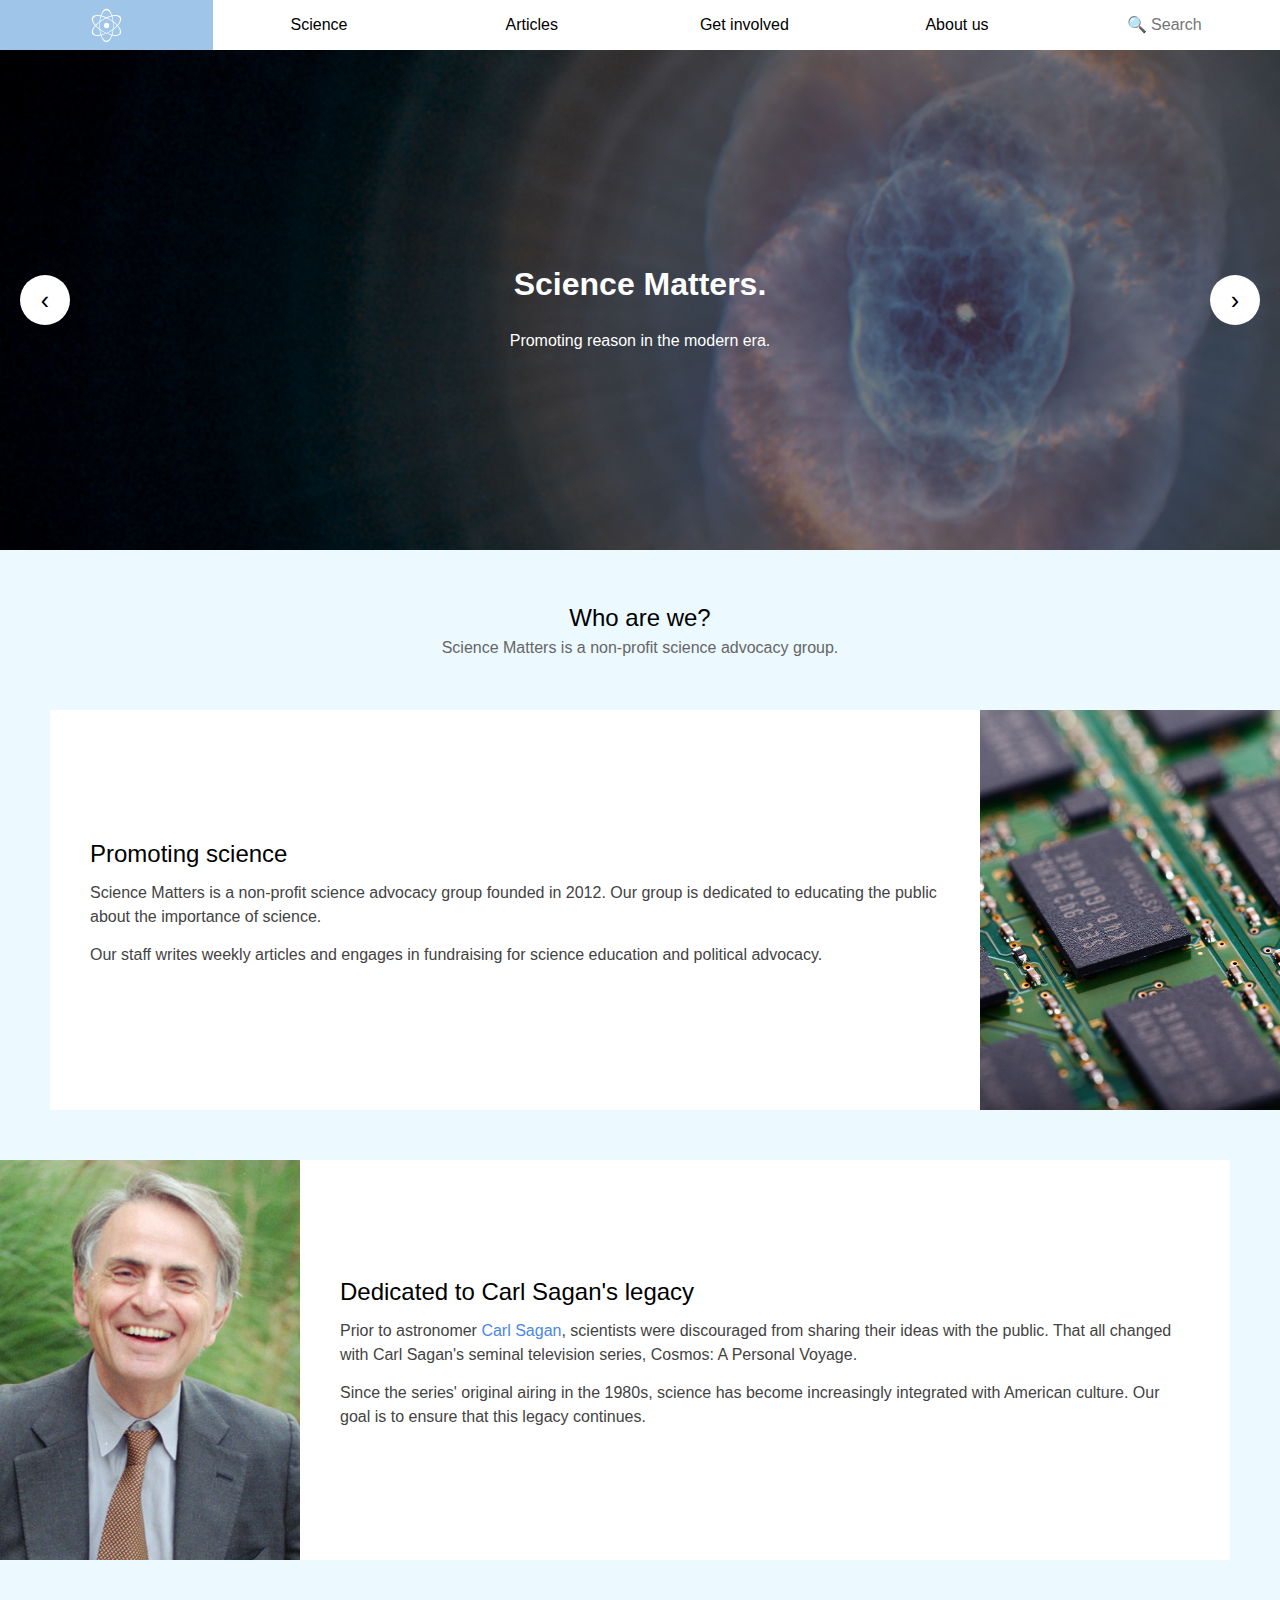
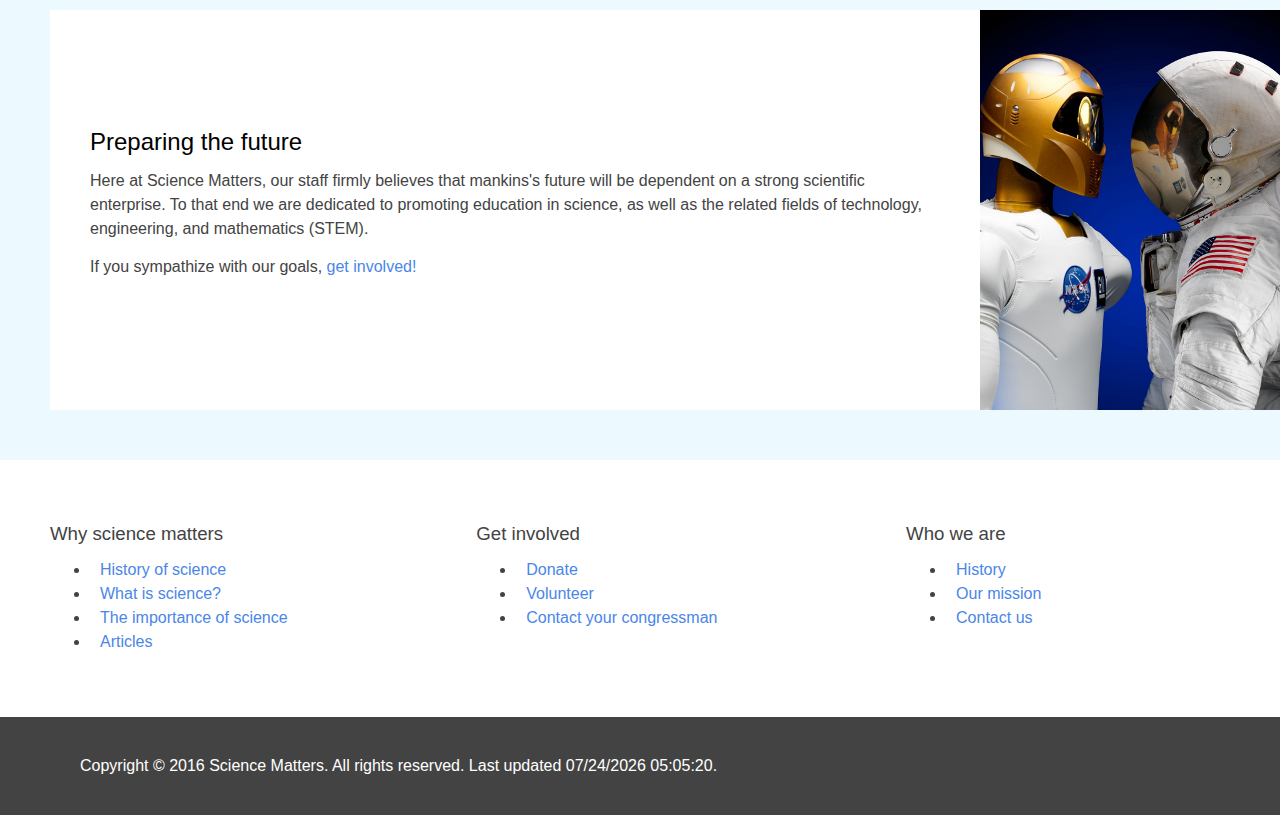
<file: index.html>
<!DOCTYPE html>
<html lang="en">
	<head>
		<title>Science Matters: Promoting reason in the modern era</title>
		<meta charset="UTF-8">
		<link rel="stylesheet" href="styles/global.css">
		<link rel="stylesheet" href="styles/navigation.css">
		<link rel="stylesheet" href="styles/banner.css">
		<link rel="stylesheet" href="styles/header.css">
		<link rel="stylesheet" href="styles/article.css">
		<link rel="stylesheet" href="styles/footer.css">
		<link rel="stylesheet" href="styles/unslider.css">
		<link rel="icon" type="image/ico" href="images/favicon.ico">
		<meta name="description" content="Science Matters is a non-profit science advocacy group.">
		<meta name="keywords" content="science, non-profit, advocacy, education, technology">
	</head>
	<body>
		<nav id="topNavigation" role="navigation">
			<a href="index.html" class="active"><img class="logo" src="images/logo.svg" alt="Home"></a>
			<div>
				Science
				<a href="sciencehistory.html">History</a>
				<a href="whatisscience.html">What is science?</a>
				<a href="scienceimportance.html">Importance</a>
			</div>
			<a href="articles.html">Articles</a>
			<div>
				Get involved
				<a href="donate.html">Donate</a>
				<a href="volunteer.html">Volunteer</a>
				<a href="contactcongressman.html">Contact your congressman</a>
			</div>
			<div>
				About us
				<a href="ourhistory.html">History</a>
				<a href="ourmission.html">Our mission</a>
				<a href="contact.html">Contact us</a>
			</div>
			<label for="search" style="display: none">Search</label>
			<input id="search" type="search" placeholder="&#x1F50D; Search">
		</nav>
		<header class="banner" role="banner">
			<ul>
				<li>
					<a href="#whoarewe">
						<img src="images/catsEyeNebula.jpg" alt="Cat's Eye Nebula">
						<div>
							<h1>Science Matters.</h1>
							<p>Promoting reason in the modern era.</p>
						</div>
					</a>
				</li>
				<li>
					<img src="images/ocean.jpg" alt="">
					<div>
						<h1>Into the fire</h1>
						<p>Climate change has continued to raise average temperatures in the Earth's oceans for the past fifty years.</p>
					</div>
				</li>
				<li>
					<img src="images/larva.jpg" alt="">
					<div>
						<h1>Evolving ignorance</h1>
						<p>Over 40% of Americans deny evolution, despite overwhelming scientific evidence in support of the theory.</p>
					</div>
				</li>
				<li>
					<img src="images/poppy.jpg" alt="">
					<div>
						<h1>Biodiversity</h1>
						<p>Despite its importance, many Americans are unaware of biodiversity, likely due to a failure of public science education.</p>
					</div>
				</li>
			</ul>
		</header>
		<main role="main">
			<header id="whoarewe" class="header">
				<h2>Who are we?</h2>
				<p>Science Matters is a non-profit science advocacy group.</p>
			</header>
			<article>
				<img src="images/narrow/microchip.jpg" alt="">
				<div>
					<h3>Promoting science</h3>
					<p>Science Matters is a non-profit science advocacy group founded in 2012. Our group is dedicated to educating the public about the importance of science.</p>
					<p>Our staff writes weekly articles and engages in fundraising for science education and political advocacy.</p>
				</div>
			</article>
			<article>
				<img src="images/narrow/saganSmile.jpg" alt="Carl Sagan">
				<div>
					<h3>Dedicated to Carl Sagan's legacy</h3>
					<p>Prior to astronomer <a href="https://en.wikipedia.org/wiki/Carl_Sagan" target="_blank">Carl Sagan</a>, scientists were discouraged from sharing their ideas with the public. That all changed with Carl Sagan's seminal television series, Cosmos: A Personal Voyage.</p>
					<p>Since the series' original airing in the 1980s, science has become increasingly integrated with American culture. Our goal is to ensure that this legacy continues.</p>
				</div>
			</article>
			<article>
				<img src="images/narrow/astronaut.jpg" alt="">
				<div>
					<h3>Preparing the future</h3>
					<p>Here at Science Matters, our staff firmly believes that mankins's future will be dependent on a strong scientific enterprise. To that end we are dedicated to promoting education in science, as well as the related fields of technology, engineering, and mathematics (STEM).</p>
					<p>If you sympathize with our goals, <a href="volunteer.html">get involved!</a></p>
				</div>
			</article>
		</main>
		<footer>
			<nav role="navigation">
				<div>
					<h1>Why science matters</h1>
					<ul>
						<li><a href="sciencehistory.html">History of science</a></li>
						<li><a href="whatisscience.html">What is science?</a></li>
						<li><a href="scienceimportance.html">The importance of science</a></li>
						<li><a href="articles.html">Articles</a></li>
					</ul>
				</div>
				<div>
					<h1>Get involved</h1>
					<ul>
						<li><a href="donate.html">Donate</a></li>
						<li><a href="volunteer.html">Volunteer</a></li>
						<li><a href="contactcongressman.html">Contact your congressman</a></li>
					</ul>
				</div>
				<div>
					<h1>Who we are</h1>
					<ul>
						<li><a href="ourhistory.html">History</a></li>
						<li><a href="ourmission.html">Our mission</a></li>
						<li><a href="contact.html">Contact us</a></li>
					</ul>
				</div>
			</nav>
			<div role="contentinfo" id="copyright">Copyright © 2016 <a href="mailto:JSchwenker@dbq.edu">Science Matters.</a> All rights reserved. Last updated</div>
		</footer>
		<script src="scripts/jquery-3.1.1.min.js"></script>
		<script src="scripts/unslider-min.js"></script>
		<script src="scripts/unsliderInit.js"></script>
		<script src="scripts/search.js"></script>
		<script src="scripts/lastUpdated.js"></script>
	</body>
</html>
</file>
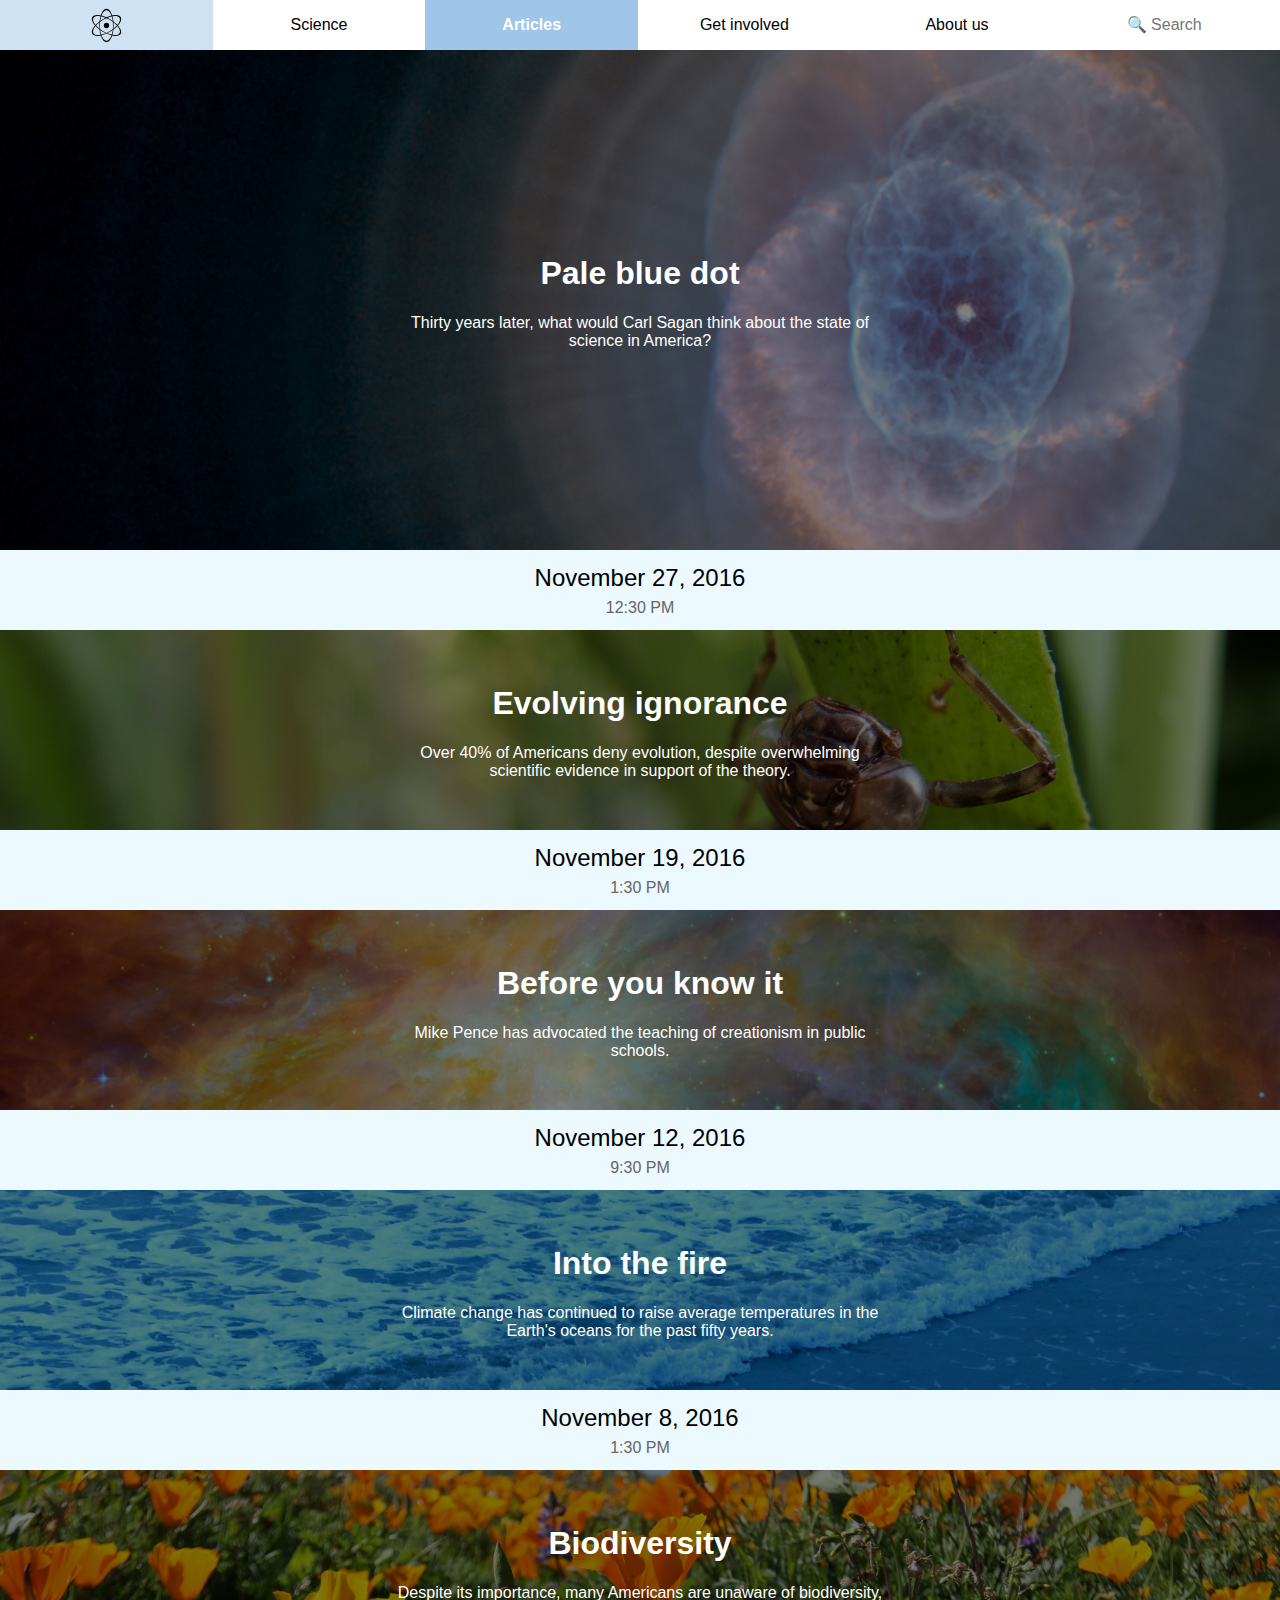
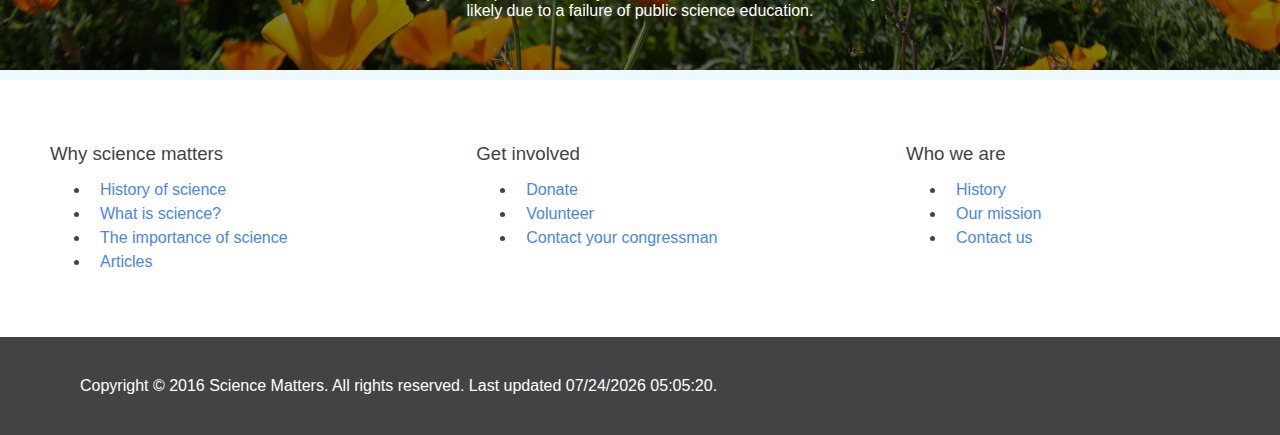
<file: articles.html>
<!DOCTYPE html>
<html lang="en">
	<head>
		<title>Science Matters: Articles</title>
		<meta charset="UTF-8">
		<link rel="stylesheet" href="styles/global.css">
		<link rel="stylesheet" href="styles/navigation.css">
		<link rel="stylesheet" href="styles/banner.css">
		<link rel="stylesheet" href="styles/header.css">
		<link rel="stylesheet" href="styles/article.css">
		<link rel="stylesheet" href="styles/footer.css">
		<link rel="icon" type="image/ico" href="images/favicon.ico">
		<meta name="description" content="Our organization publishes regular articles on events in science.">
		<meta name="keywords" content="science, articles, journalism, news">
	</head>
	<body>
		<nav id="topNavigation" role="navigation">
			<a href="index.html"><img class="logo" src="images/logo.svg" alt="Home"></a>
			<div>
				Science
				<a href="sciencehistory.html">History</a>
				<a href="whatisscience.html">What is science?</a>
				<a href="scienceimportance.html">Importance</a>
			</div>
			<a class="active" href="articles.html">Articles</a>
			<div>
				Get involved
				<a href="donate.html">Donate</a>
				<a href="volunteer.html">Volunteer</a>
				<a href="contactcongressman.html">Contact your congressman</a>
			</div>
			<div>
				About us
				<a href="ourhistory.html">History</a>
				<a href="ourmission.html">Our mission</a>
				<a href="contact.html">Contact us</a>
			</div>
			<label style="display: none;" for="search">Search</label>
			<input id="search" type="search" placeholder="&#x1F50D; Search">
		</nav>
		<header class="banner" role="banner">
			<a href="#">
				<img src="images/catsEyeNebula.jpg" alt="Cat's Eye Nebula">
				<div>
					<h1>Pale blue dot</h1>
					<p>Thirty years later, what would Carl Sagan think about the state of science in America?</p>
				</div>
			</a>
		</header>
		<main role="main">
			<header class="header small">
				<h2>November 27, 2016</h2>
				<p>12:30 PM</p>
			</header>
			<header class="banner small">
				<a href="#">
					<img src="images/larva.jpg" alt="Larva">
					<div>
						<h1>Evolving ignorance</h1>
						<p>Over 40% of Americans deny evolution, despite overwhelming scientific evidence in support of the theory.</p>
					</div>
				</a>
			</header>
			<header class="header small">
				<h2>November 19, 2016</h2>
				<p>1:30 PM</p>
			</header>
			<header class="banner small">
				<a href="#">
					<img src="images/orionNebula.jpg" alt="Orion Nebula">
					<div>
						<h1>Before you know it</h1>
						<p>Mike Pence has advocated the teaching of creationism in public schools.</p>
					</div>
				</a>
			</header>
			<header class="header small">
				<h2>November 12, 2016</h2>
				<p>9:30 PM</p>
			</header>
			<header class="banner small">
				<a href="#">
					<img src="images/ocean.jpg" alt="Ocean">
					<div>
						<h1>Into the fire</h1>
						<p>Climate change has continued to raise average temperatures in the Earth's oceans for the past fifty years.</p>
					</div>
				</a>
			</header>
			<header class="header small">
				<h2>November 8, 2016</h2>
				<p>1:30 PM</p>
			</header>
			<header class="banner small">
				<a href="#">
					<img src="images/poppy.jpg" alt="Poppy field">
					<div>
						<h1>Biodiversity</h1>
						<p>Despite its importance, many Americans are unaware of biodiversity, likely due to a failure of public science education.</p>
					</div>
				</a>
			</header>
		</main>
		<footer>
			<nav role="navigation">
				<div>
					<h1>Why science matters</h1>
					<ul>
						<li><a href="sciencehistory.html">History of science</a></li>
						<li><a href="whatisscience.html">What is science?</a></li>
						<li><a href="scienceimportance.html">The importance of science</a></li>
						<li><a href="articles.html">Articles</a></li>
					</ul>
				</div>
				<div>
					<h1>Get involved</h1>
					<ul>
						<li><a href="donate.html">Donate</a></li>
						<li><a href="volunteer.html">Volunteer</a></li>
						<li><a href="contactcongressman.html">Contact your congressman</a></li>
					</ul>
				</div>
				<div>
					<h1>Who we are</h1>
					<ul>
						<li><a href="ourhistory.html">History</a></li>
						<li><a href="ourmission.html">Our mission</a></li>
						<li><a href="contact.html">Contact us</a></li>
					</ul>
				</div>
			</nav>
			<div role="contentinfo" id="copyright">Copyright © 2016 <a href="mailto:JSchwenker@dbq.edu">Science Matters.</a> All rights reserved. Last updated</div>
		</footer>
		<script src="scripts/search.js"></script>
		<script src="scripts/lastUpdated.js"></script>
	</body>
</html>
</file>
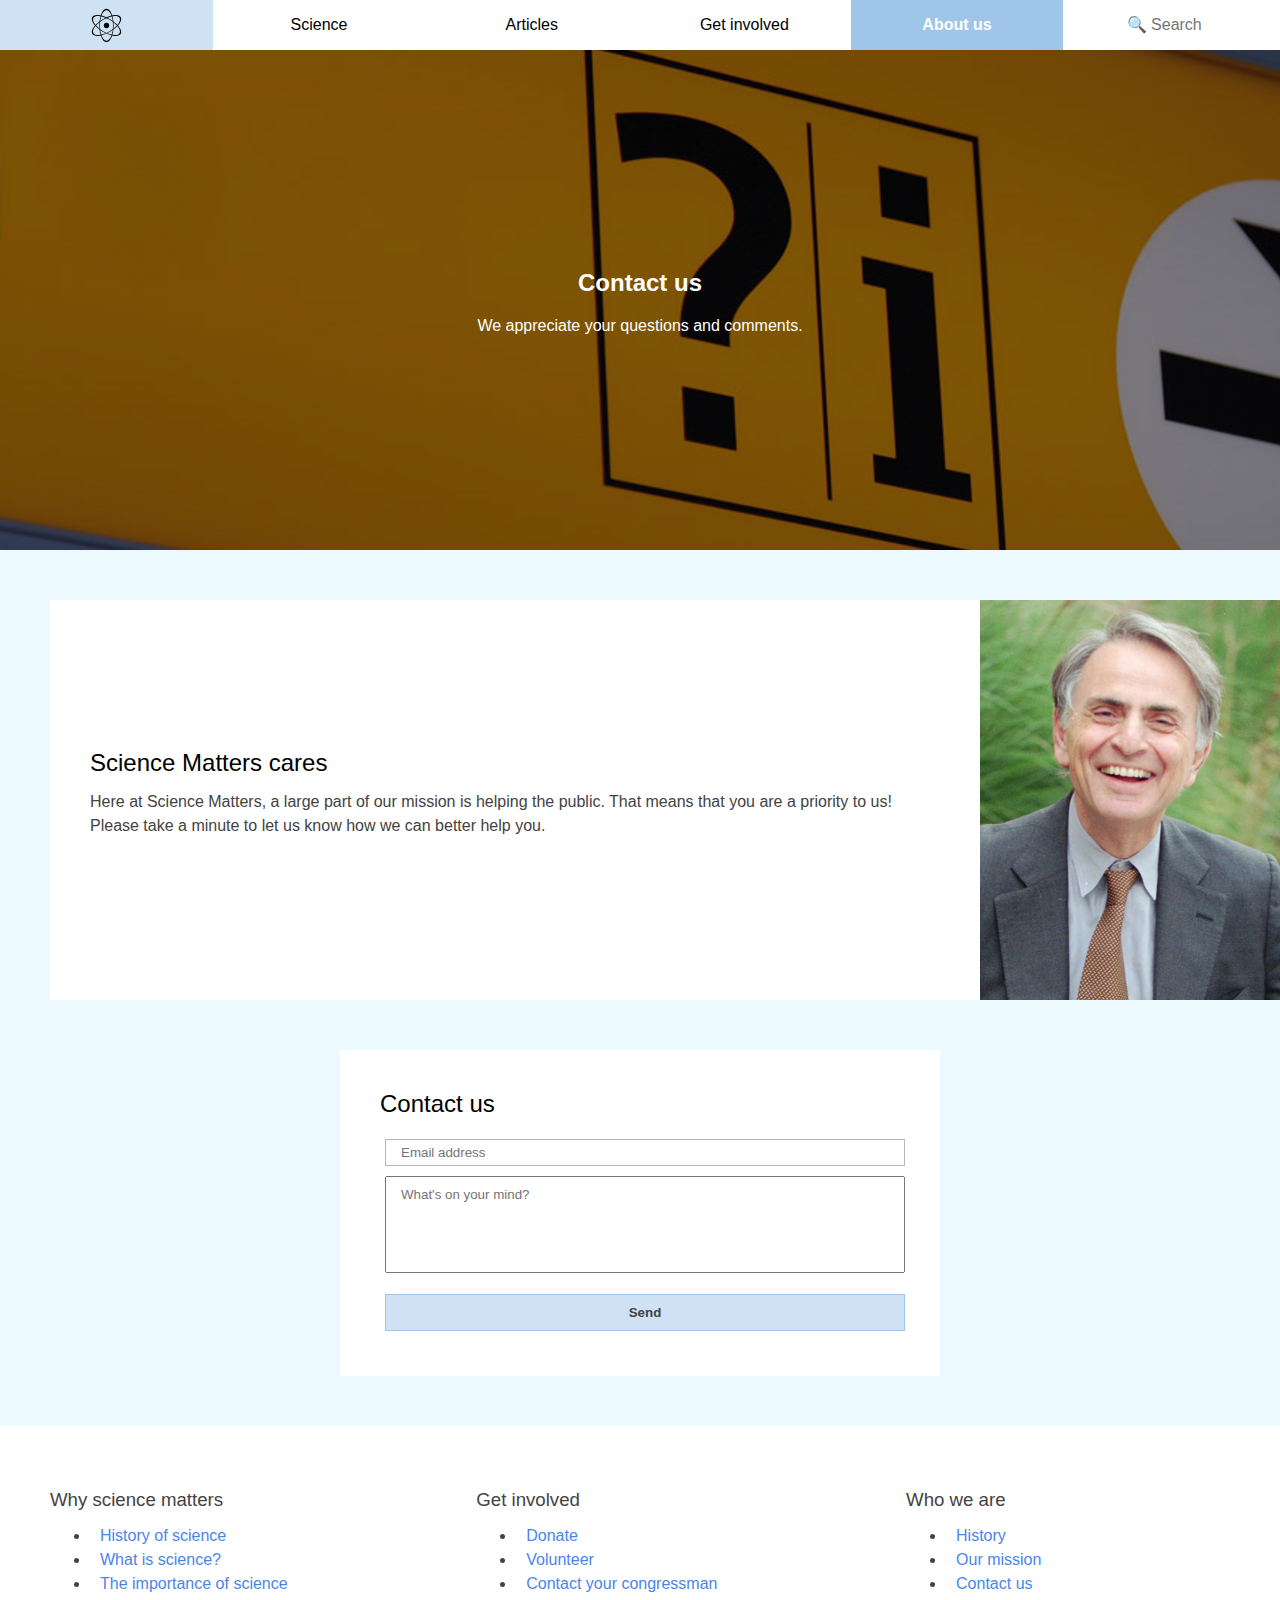
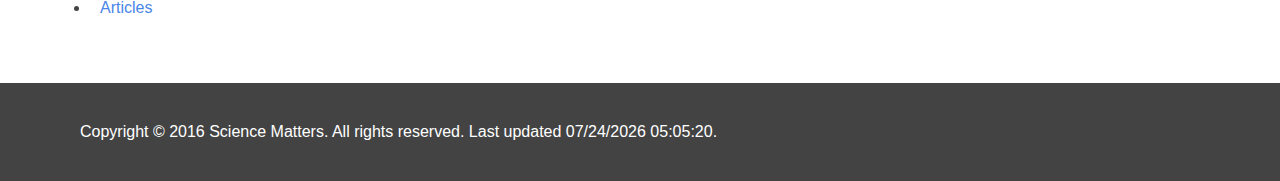
<file: contact.html>
<!DOCTYPE html>
<html lang="en">
	<head>
		<title>Science Matters: Contact us</title>
		<meta charset="UTF-8">
		<link rel="stylesheet" href="styles/global.css">
		<link rel="stylesheet" href="styles/navigation.css">
		<link rel="stylesheet" href="styles/banner.css">
		<link rel="stylesheet" href="styles/header.css">
		<link rel="stylesheet" href="styles/article.css">
		<link rel="stylesheet" href="styles/footer.css">
		<link rel="stylesheet" href="styles/form.css">
		<link rel="icon" type="image/ico" href="images/favicon.ico">
		<meta name="description" content="Contact our organization with your questions and comments.">
		<meta name="keywords" content="science, contact, questions, comments, concerns">
		<style>
			.form {
				width: 600px;
			}
			
			form > div {
				display: flex;
				flex-direction: column;
			}
			
			form input, form textarea {
				width: 100%;
			}
		</style>
	</head>
	<body>
		<nav id="topNavigation" role="navigation">
			<a href="index.html"><img class="logo" src="images/logo.svg" alt="Home"></a>
			<div>
				Science
				<a href="sciencehistory.html">History</a>
				<a href="whatisscience.html">What is science?</a>
				<a href="scienceimportance.html">Importance</a>
			</div>
			<a href="articles.html">Articles</a>
			<div>
				Get involved
				<a href="donate.html">Donate</a>
				<a href="volunteer.html">Volunteer</a>
				<a href="contactcongressman.html">Contact your congressman</a>
			</div>
			<div class="active">
				About us
				<a href="ourhistory.html">History</a>
				<a href="ourmission.html">Our mission</a>
				<a href="contact.html">Contact us</a>
			</div>
			<label for="search" style="display: none">Search</label>
			<input id="search" type="search" placeholder="&#x1F50D; Search">
		</nav>
		<header class="banner" role="banner">
			<img src="images/information.jpg" alt="">
			<div>
				<h2>Contact us</h2>
				<p>We appreciate your questions and comments.</p>
			</div>
		</header>
		<main role="main">
			<article>
				<img src="images/narrow/saganSmile.jpg" alt="">
				<div>
					<h3>Science Matters cares</h3>
					<p>Here at Science Matters, a large part of our mission is helping the public. That means that you are a priority to us! Please take a minute to let us know how we can better help you.</p>
				</div>
			</article>
			<article class="form">
				<div>
					<h3>Contact us</h3>
					<form method="post" action="http://webdevbasics.net/scripts/demo.php">
						<div>
							<label style="display: none" for="email">Email</label>
							<input name="email" id="email" type="email" placeholder="Email address">
							<label style="display: none" for="comments">Comments</label>
							<textarea name="comments" id="comments" placeholder="What's on your mind?" rows="5"></textarea>
							<input type="submit" value="Send">
						</div>
					</form>
				</div>
			</article>
		</main>
		<footer>
			<nav role="navigation">
				<div>
					<h1>Why science matters</h1>
					<ul>
						<li><a href="sciencehistory.html">History of science</a></li>
						<li><a href="whatisscience.html">What is science?</a></li>
						<li><a href="scienceimportance.html">The importance of science</a></li>
						<li><a href="articles.html">Articles</a></li>
					</ul>
				</div>
				<div>
					<h1>Get involved</h1>
					<ul>
						<li><a href="donate.html">Donate</a></li>
						<li><a href="volunteer.html">Volunteer</a></li>
						<li><a href="contactcongressman.html">Contact your congressman</a></li>
					</ul>
				</div>
				<div>
					<h1>Who we are</h1>
					<ul>
						<li><a href="ourhistory.html">History</a></li>
						<li><a href="ourmission.html">Our mission</a></li>
						<li><a href="contact.html">Contact us</a></li>
					</ul>
				</div>
			</nav>
			<div role="contentinfo" id="copyright">Copyright © 2016 <a href="mailto:JSchwenker@dbq.edu">Science Matters.</a> All rights reserved. Last updated</div>
		</footer>
		<script src="scripts/search.js"></script>
		<script src="scripts/lastUpdated.js"></script>
	</body>
</html>
</file>
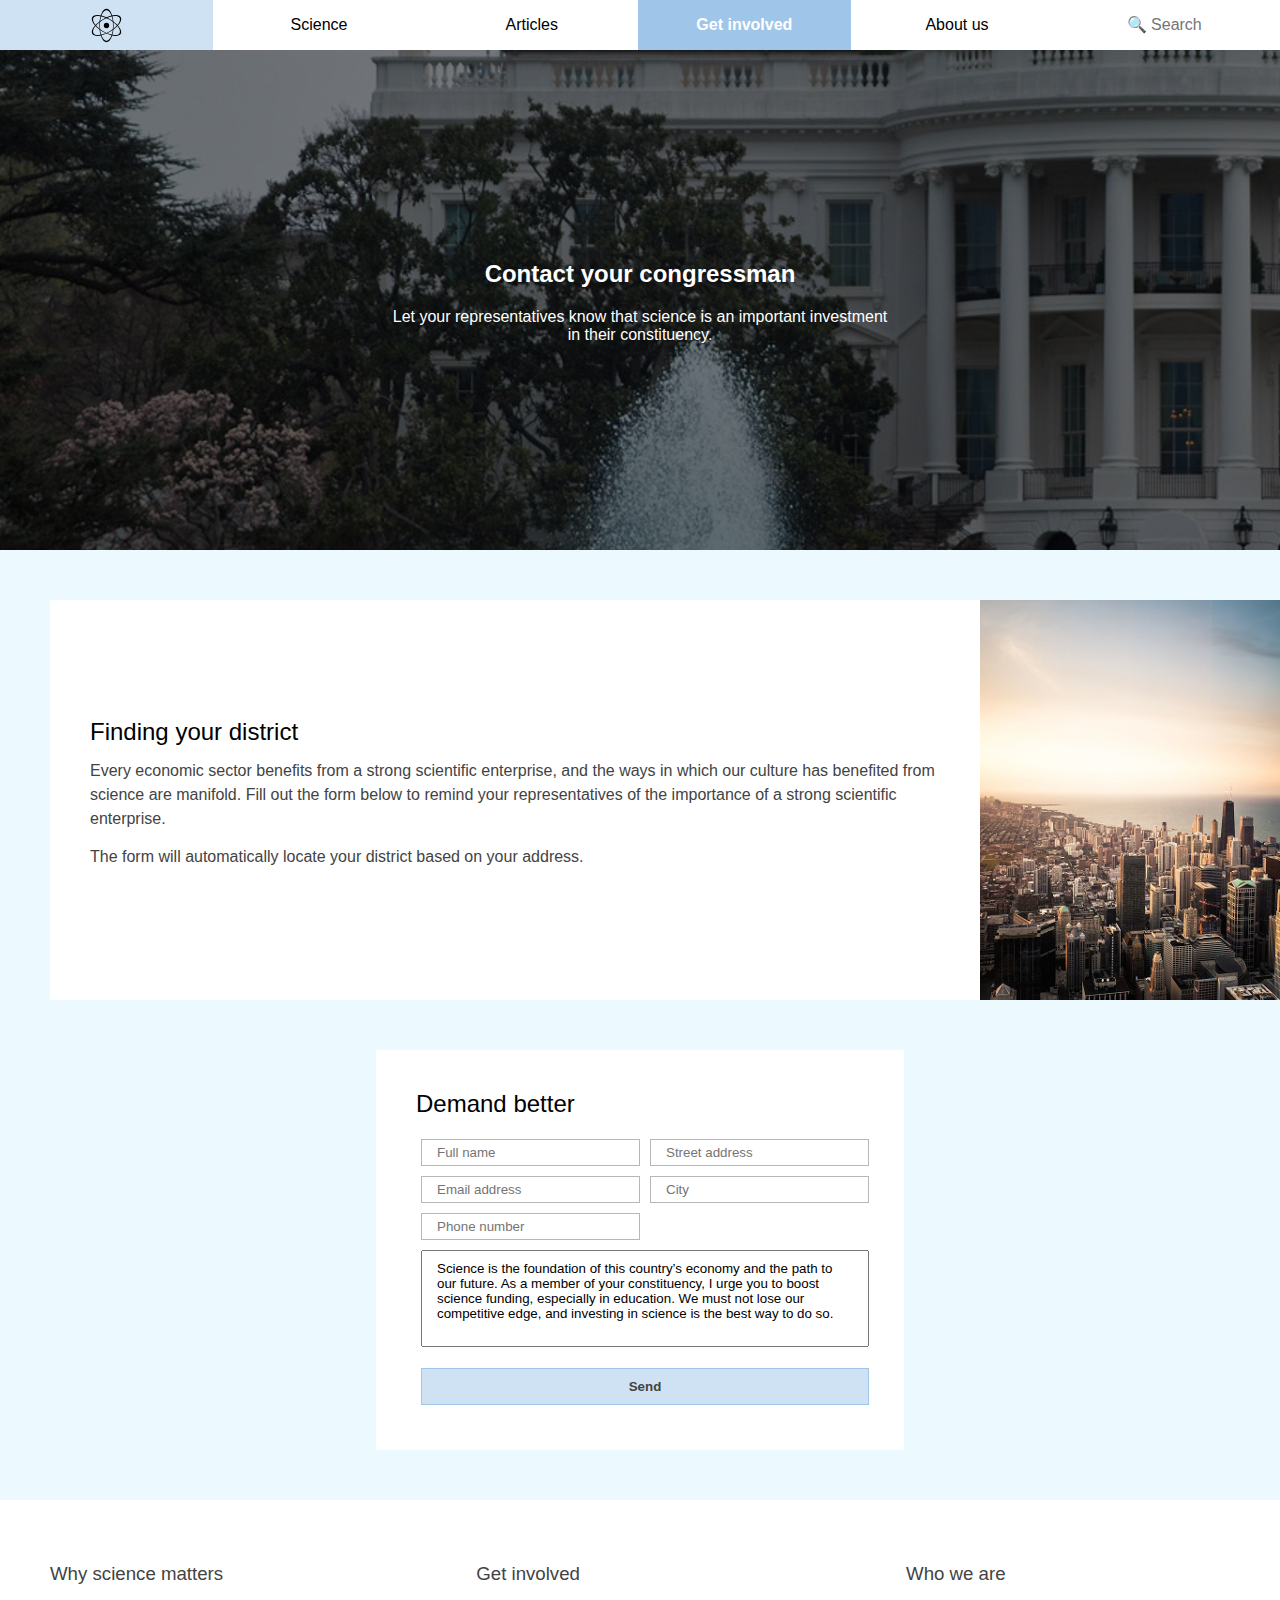
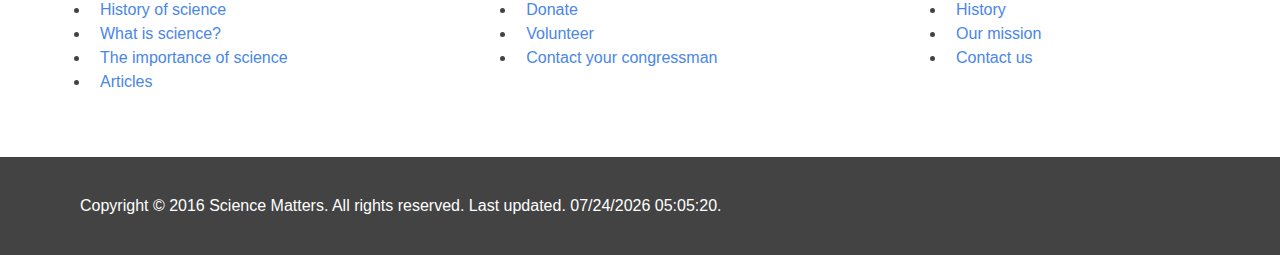
<file: contactcongressman.html>
<!DOCTYPE html>
<html lang="en">
	<head>
		<title>Science Matters: Contact your congressman</title>
		<meta charset="UTF-8">
		<link rel="stylesheet" href="styles/global.css">
		<link rel="stylesheet" href="styles/navigation.css">
		<link rel="stylesheet" href="styles/banner.css">
		<link rel="stylesheet" href="styles/header.css">
		<link rel="stylesheet" href="styles/article.css">
		<link rel="stylesheet" href="styles/footer.css">
		<link rel="stylesheet" href="styles/form.css">
		<link rel="icon" type="image/ico" href="images/favicon.ico">
		<meta name="description" content="Tell your congressman about the importance of science education.">
		<meta name="keywords" content="science, congress, congressman, outreach, lobbying, education, representative, contact">
		<style>
			.form img {
				width: 500px;
				height: 500px;
				object-fit: cover;
			}
			
			form {
				display: flex;
				flex-direction: column;
			}
			
			form > div {
				display: flex;
				flex-direction: row;
			}
			
			form > div > div {
				display: flex;
				flex-direction: column;
				margin: 0 5px;
			}
			
			form > div > div:first-child {
				margin-left: 0;
			}
			
			form > div > div:last-child {
				margin-right: 0;
			}
			
			form input, form textarea {
				width: 100%;
			}
		</style>
	</head>
	<body>
		<nav id="topNavigation" role="navigation">
			<a href="index.html"><img class="logo" src="images/logo.svg" alt="Home"></a>
			<div>
				Science
				<a href="sciencehistory.html">History</a>
				<a href="whatisscience.html">What is science?</a>
				<a href="scienceimportance.html">Importance</a>
			</div>
			<a href="articles.html">Articles</a>
			<div class="active">
				Get involved
				<a href="donate.html">Donate</a>
				<a href="volunteer.html">Volunteer</a>
				<a href="contactcongressman.html">Contact your congressman</a>
			</div>
			<div>
				About us
				<a href="ourhistory.html">History</a>
				<a href="ourmission.html">Our mission</a>
				<a href="contact.html">Contact us</a>
			</div>
			<label style="display: none;" for="search">Search</label>
			<input id="search" type="search" placeholder="&#x1F50D; Search">
		</nav>
		<header class="banner">
			<img src="images/whiteHouse.jpg" alt="">
			<div>
				<h2>Contact your congressman</h2>
				<p>Let your representatives know that science is an important investment in their constituency.</p>
			</div>
		</header>
		<main role="main">
			<article>
				<img src="images/narrow/chicago.jpg" alt="">
				<div>
					<h3>Finding your district</h3>
					<p>Every economic sector benefits from a strong scientific enterprise, and the ways in which our culture has benefited from science are manifold. Fill out the form below to remind your representatives of the importance of a strong scientific enterprise.</p>
					<p>The form will automatically locate your district based on your address.</p>
				</div>
			</article>
			<article class="form">
				<div>
					<h3>Demand better</h3>
					<form method="post" action="http://webdevbasics.net/scripts/demo.php">
						<div>
							<div>
								<label style="display: none;" for="name">Full name</label>
								<input name="name" id="name" type="text" placeholder="Full name">
								<label style="display: none;" for="email">Email address</label>
								<input name="email" id="email" type="email" placeholder="Email address">
								<label style="display: none;" for="phone">Phone number</label>
								<input name="phone" id="phone" type="tel" placeholder="Phone number">
							</div>
							<div>
								<label style="display: none;" for="address">Street address</label>
								<input name="address" id="address" type="text" placeholder="Street address">
								<label style="display: none;" for="city">City</label>
								<input name="city" id="city" type="text" placeholder="City">
								<label style="display: none;" for="state">State<label>
								<input name="state" id="state" type="text" placeholder="State">
								<label style="display: none;" for="zipcode">Zip code</label>
								<input name="zipcode" id="zipcode" type="text" placeholder="Zip code">
							</div>
						</div>
						<label style="display: none;" for="comments">Comments</label>
						<textarea name="comments" id="comments" placeholder="Comments for congressman" rows="5">Science is the foundation of this country’s economy and the path to our future. As a member of your constituency, I urge you to boost science funding, especially in education. We must not lose our competitive edge, and investing in science is the best way to do so.</textarea>
						<input type="submit" value="Send">
					</form>
				</div>
			</article>
		</main>
		<footer>
			<nav role="navigation">
				<div>
					<h1>Why science matters</h1>
					<ul>
						<li><a href="sciencehistory.html">History of science</a></li>
						<li><a href="whatisscience.html">What is science?</a></li>
						<li><a href="scienceimportance.html">The importance of science</a></li>
						<li><a href="articles.html">Articles</a></li>
					</ul>
				</div>
				<div>
					<h1>Get involved</h1>
					<ul>
						<li><a href="donate.html">Donate</a></li>
						<li><a href="volunteer.html">Volunteer</a></li>
						<li><a href="contactcongressman.html">Contact your congressman</a></li>
					</ul>
				</div>
				<div>
					<h1>Who we are</h1>
					<ul>
						<li><a href="ourhistory.html">History</a></li>
						<li><a href="ourmission.html">Our mission</a></li>
						<li><a href="contact.html">Contact us</a></li>
					</ul>
				</div>
			</nav>
			<div role="contentinfo" id="copyright">Copyright © 2016 <a href="mailto:JSchwenker@dbq.edu">Science Matters.</a> All rights reserved. Last updated.</div>
		</footer>
		<script src="scripts/search.js"></script>
		<script src="scripts/lastUpdated.js"></script>
	</body>
</html>
</file>
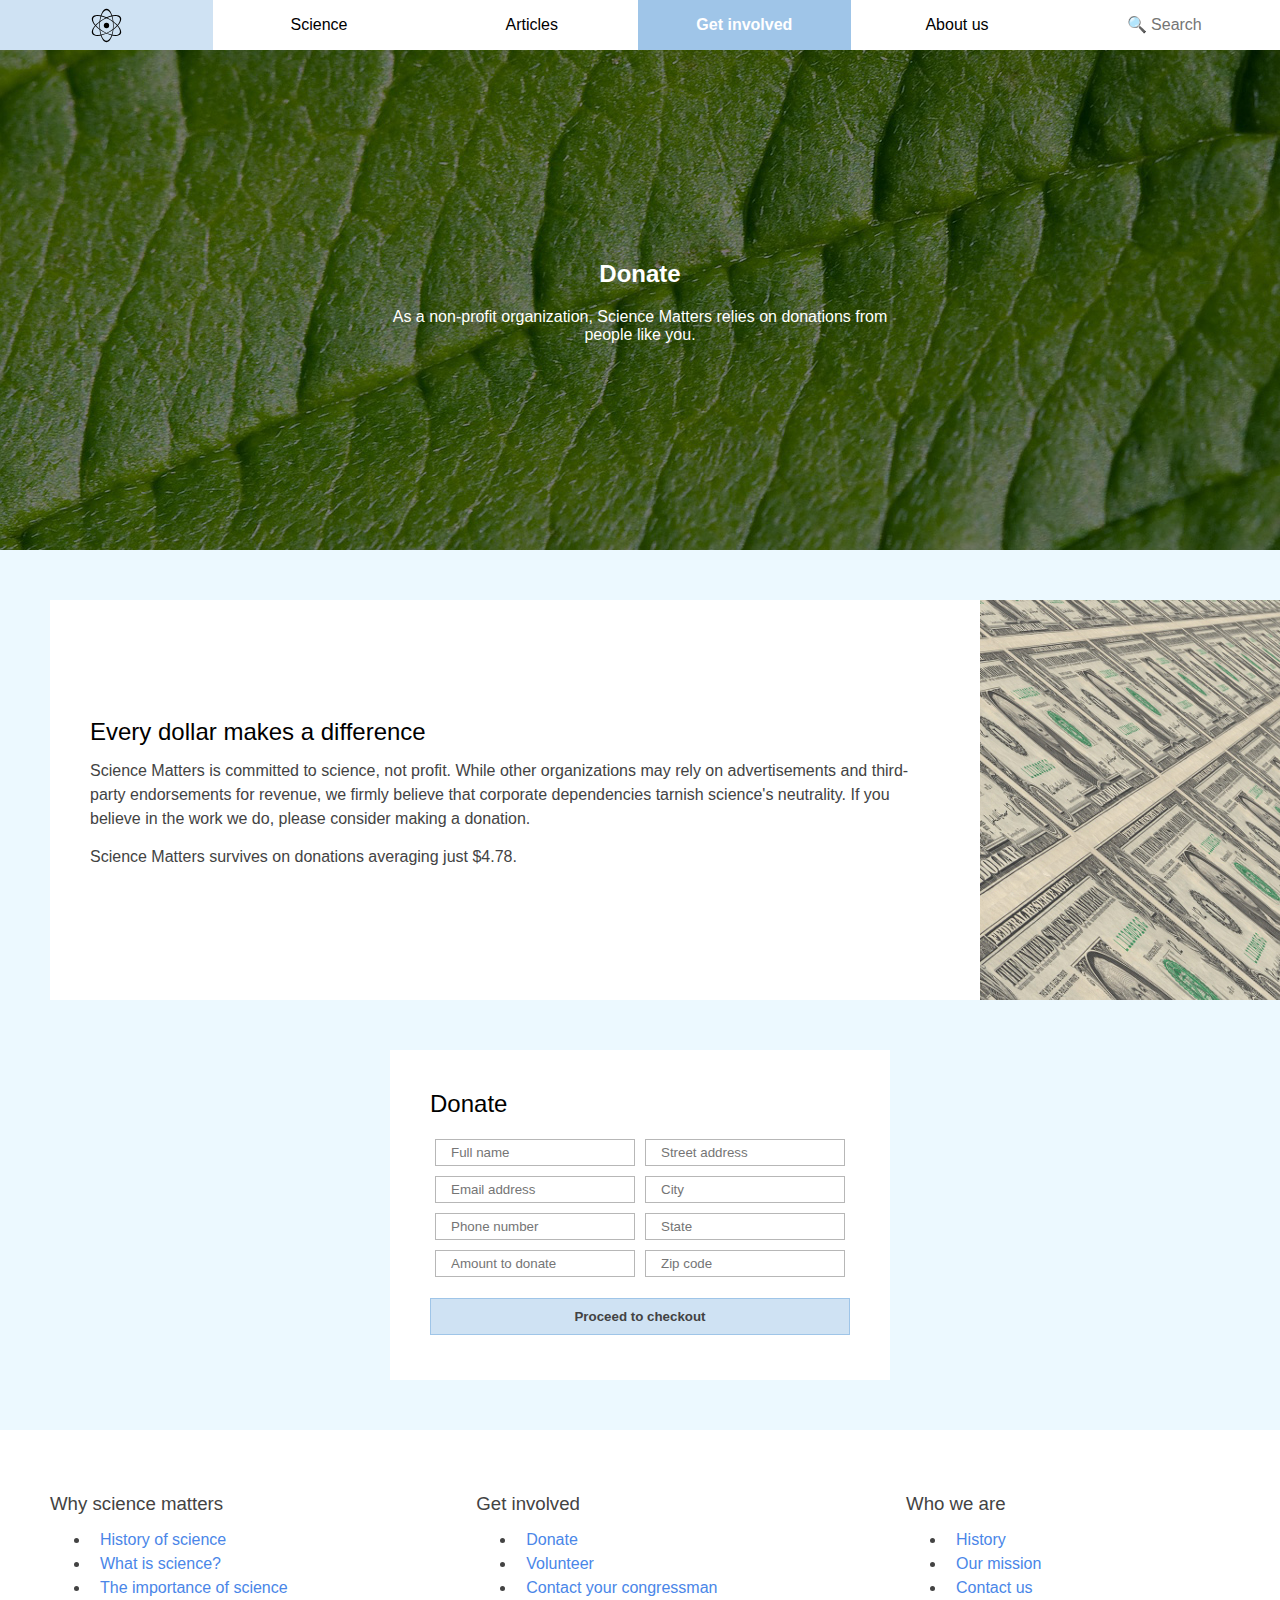
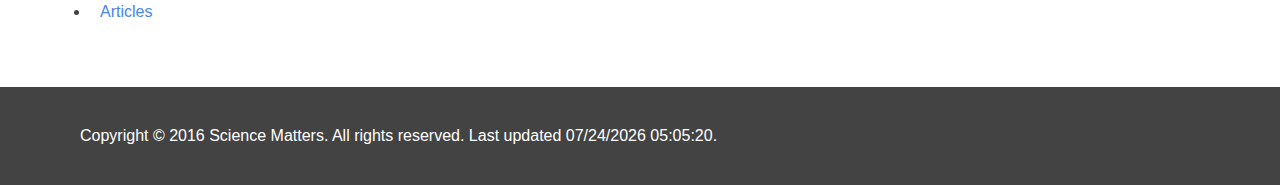
<file: donate.html>
<!DOCTYPE html>
<html lang="en">
	<head>
		<title>Science Matters: Donate</title>
		<meta charset="UTF-8">
		<link rel="stylesheet" href="styles/global.css">
		<link rel="stylesheet" href="styles/navigation.css">
		<link rel="stylesheet" href="styles/banner.css">
		<link rel="stylesheet" href="styles/header.css">
		<link rel="stylesheet" href="styles/article.css">
		<link rel="stylesheet" href="styles/footer.css">
		<link rel="stylesheet" href="styles/form.css">
		<link rel="icon" type="image/ico" href="images/favicon.ico">
		<meta name="description" content="Science Matters survives on donations from viewers like you. Please consider donating today.">
		<meta name="keywords" content="science, non-profit, donate, donation, donating">
		<script src="scripts/validate.js"></script>
		<style>
			form {
				display: flex;
				flex-direction: column;
			}
			
			form > div {
				display: flex;
				flex-direction: row;
			}
			
			form > div > div {
				display: flex;
				flex-direction: column;
			}
			
			input[type="submit"] {
				align-self: center;
			}
		</style>
	</head>
	<body>
		<nav id="topNavigation">
			<a href="index.html"><img class="logo" src="images/logo.svg" alt="Home"></a>
			<div>
				Science
				<a href="sciencehistory.html">History</a>
				<a href="whatisscience.html">What is science?</a>
				<a href="scienceimportance.html">Importance</a>
			</div>
			<a href="articles.html">Articles</a>
			<div class="active">
				Get involved
				<a href="donate.html">Donate</a>
				<a href="volunteer.html">Volunteer</a>
				<a href="contactcongressman.html">Contact your congressman</a>
			</div>
			<div>
				About us
				<a href="ourhistory.html">History</a>
				<a href="ourmission.html">Our mission</a>
				<a href="contact.html">Contact us</a>
			</div>
			<label style="display: none;" for="search">Search</label>
			<input id="search" type="search" placeholder="&#x1F50D; Search">
		</nav>
		<header class="banner" role="banner">
			<img src="images/leaf.jpg" alt="">
			<div>
				<h2>Donate</h2>
				<p>As a non-profit organization, Science Matters relies on donations from people like you.</p>
			</div>
		</header>
		<main role="main">
			<article>
				<img src="images/narrow/money.jpg" alt="">
				<div>
					<h3>Every dollar makes a difference</h3>
					<p>Science Matters is committed to science, not profit. While other organizations may rely on advertisements and third-party endorsements for revenue, we firmly believe that corporate dependencies tarnish science's neutrality. If you believe in the work we do, please consider making a donation.</p>
					<p>Science Matters survives on donations averaging just $4.78.</p>
				</div>
			</article>
			<article class="form">
				<div>
					<h3>Donate</h3>
					<form method="post" action="http://webdevbasics.net/scripts/demo.php" onsubmit="return validate()">
						<div>
							<div>
								<label style="display: none;" for="name">Full name</label>
								<input name="name" id="name" type="text" placeholder="Full name" required="required">
								<label style="display: none;" for="email">Email address</label>
								<input name="email" id="email" type="email" placeholder="Email address" required="required">
								<label style="display: none;" for="phone">Phone number</label>
								<input name="phone" id="phone" type="text" placeholder="Phone number" required="required">
								<label style="display: none;" for="amount">Amount to donate</label>
								<input name="amount" id="amount" type="text" placeholder="Amount to donate" required="required">
							</div>
							<div>
								<label style="display: none;" for="address">Street address</label>
								<input name="address" id="address" type="text" placeholder="Street address" required="required">
								<label style="display: none;" for="city">City</label>
								<input name="city" id="city" type="text" placeholder="City" required="required">
								<label style="display: none;" for="state">State</label>
								<input name="state" id="state" type="text" placeholder="State" required="required">
								<label style="display: none;" for="zipcode">Zip code</label>
								<input name="zipcode" id="zipcode" type="text" placeholder="Zip code" required="required">
							</div>
						</div>
						<input type="submit" value="Proceed to checkout">
					</form>
				</div>
			</article>
		</main>
		<footer>
			<nav role="navigation">
				<div>
					<h1>Why science matters</h1>
					<ul>
						<li><a href="sciencehistory.html">History of science</a></li>
						<li><a href="whatisscience.html">What is science?</a></li>
						<li><a href="scienceimportance.html">The importance of science</a></li>
						<li><a href="articles.html">Articles</a></li>
					</ul>
				</div>
				<div>
					<h1>Get involved</h1>
					<ul>
						<li><a href="donate.html">Donate</a></li>
						<li><a href="volunteer.html">Volunteer</a></li>
						<li><a href="contactcongressman.html">Contact your congressman</a></li>
					</ul>
				</div>
				<div>
					<h1>Who we are</h1>
					<ul>
						<li><a href="ourhistory.html">History</a></li>
						<li><a href="ourmission.html">Our mission</a></li>
						<li><a href="contact.html">Contact us</a></li>
					</ul>
				</div>
			</nav>
			<div role="contentinfo" id="copyright">Copyright © 2016 <a href="mailto:JSchwenker@dbq.edu">Science Matters.</a> All rights reserved. Last updated</div>
		</footer>
		<script src="scripts/search.js"></script>
		<script src="scripts/lastUpdated.js"></script>
	</body>
</html>
</file>
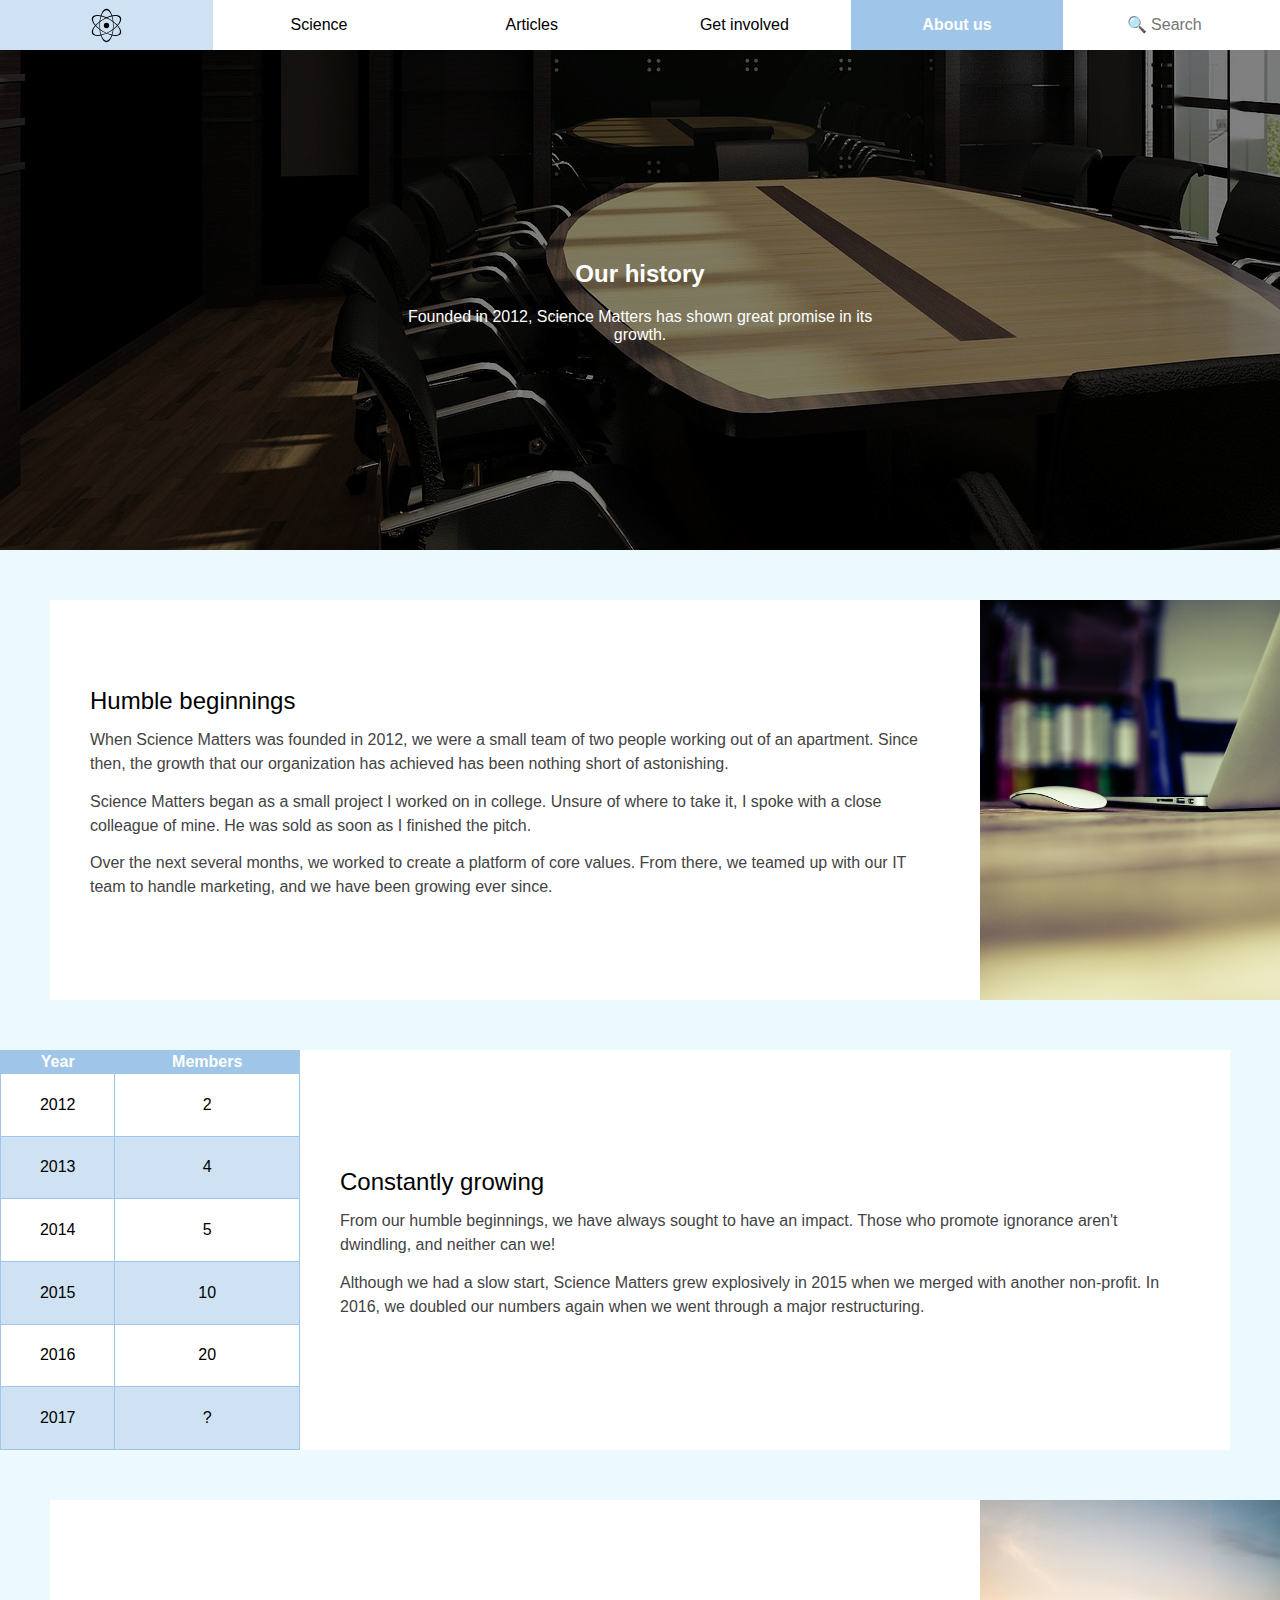
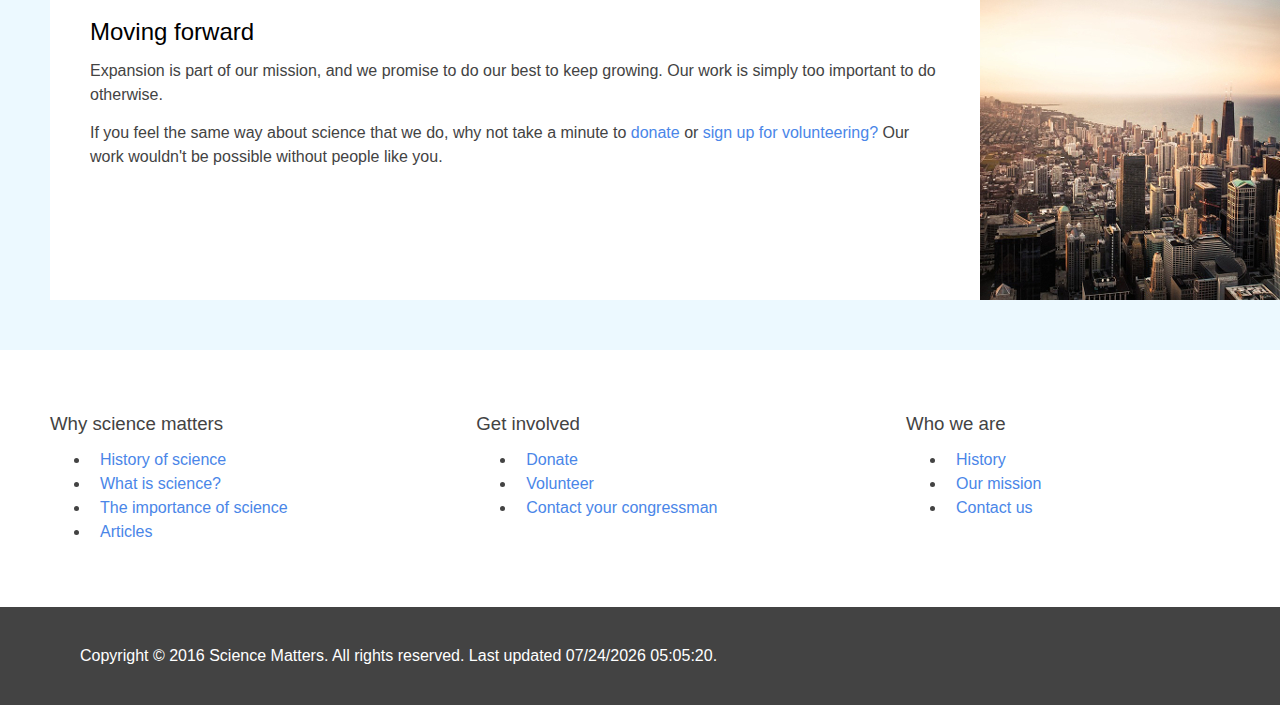
<file: ourhistory.html>
<!DOCTYPE html>
<html lang="en">
	<head>
		<title>Science Matters: Our history</title>
		<meta charset="UTF-8">
		<link rel="stylesheet" href="styles/global.css">
		<link rel="stylesheet" href="styles/navigation.css">
		<link rel="stylesheet" href="styles/banner.css">
		<link rel="stylesheet" href="styles/header.css">
		<link rel="stylesheet" href="styles/article.css">
		<link rel="stylesheet" href="styles/footer.css">
		<link rel="stylesheet" href="styles/table.css">
		<link rel="icon" type="image/ico" href="images/favicon.ico">
		<meta name="description" content="Founded in 2012, our organization has shown tremendous growth since its humble beginnings.">
		<meta name="keywords" content="science, history, organization">
	</head>
	<body>
		<nav id="topNavigation" role="navigation">
			<a href="index.html"><img class="logo" src="images/logo.svg" alt="Home"></a>
			<div>
				Science
				<a href="sciencehistory.html">History</a>
				<a href="whatisscience.html">What is science?</a>
				<a href="scienceimportance.html">Importance</a>
			</div>
			<a href="articles.html">Articles</a>
			<div>
				Get involved
				<a href="donate.html">Donate</a>
				<a href="volunteer.html">Volunteer</a>
				<a href="contactcongressman.html">Contact your congressman</a>
			</div>
			<div  class="active">
				About us
				<a href="ourhistory.html">History</a>
				<a href="ourmission.html">Our mission</a>
				<a href="contact.html">Contact us</a>
			</div>
			<label style="display: none;" for="search">Search</label>
			<input id="search" type="search" placeholder="&#x1F50D; Search">
		</nav>
		<header class="banner" role="banner">
			<img src="images/office.jpg" alt="">
			<div>
				<h2>Our history</h2>
				<p>Founded in 2012, Science Matters has shown great promise in its growth.</p>
			</div>
		</header>
		<main role="main">
			<article>
				<img src="images/narrow/office2.jpg" alt="">
				<div>
					<h3>Humble beginnings</h3>
					<p>When Science Matters was founded in 2012, we were a small team of two people working out of an apartment. Since then, the growth that our organization has achieved has been nothing short of astonishing.</p>
					<p>Science Matters began as a small project I worked on in college. Unsure of where to take it, I spoke with a close colleague of mine. He was sold as soon as I finished the pitch.</p>
					<p>Over the next several months, we worked to create a platform of core values. From there, we teamed up with our IT team to handle marketing, and we have been growing ever since.</p>
				</div>
			</article>
			<article>
				<table style="float: left; margin-right: 40px;">
					<thead>
						<tr>
							<th scope="col">Year</th>
							<th scope="col">Members</th>
						</tr>
					</thead>
					<tbody>
						<tr>
							<td>2012</td>
							<td>2</td>
						</tr>
						<tr>
							<td>2013</td>
							<td>4</td>
						</tr>
						<tr>
							<td>2014</td>
							<td>5</td>
						</tr>
						<tr>
							<td>2015</td>
							<td>10</td>
						</tr>
						<tr>
							<td>2016</td>
							<td>20</td>
						</tr>
						<tr>
							<td>2017</td>
							<td>?</td>
						</tr>
					</tbody>
				</table>
				<div>
					<h3>Constantly growing</h3>
					<p>From our humble beginnings, we have always sought to have an impact. Those who promote ignorance aren't dwindling, and neither can we!</p>
					<p>Although we had a slow start, Science Matters grew explosively in 2015 when we merged with another non-profit. In 2016, we doubled our numbers again when we went through a major restructuring.</p>
				</div>
			</article>
			<article>
				<img src="images/narrow/chicago.jpg" alt="">
				<div>
					<h3>Moving forward</h3>
					<p>Expansion is part of our mission, and we promise to do our best to keep growing. Our work is simply too important to do otherwise.</p>
					<p>If you feel the same way about science that we do, why not take a minute to <a href="donate.html">donate</a> or <a href="volunteer.html">sign up for volunteering?</a> Our work wouldn't be possible without people like you.</p>
				</div>
			</article>
		</main>
		<footer>
			<nav role="navigation">
				<div>
					<h1>Why science matters</h1>
					<ul>
						<li><a href="sciencehistory.html">History of science</a></li>
						<li><a href="whatisscience.html">What is science?</a></li>
						<li><a href="scienceimportance.html">The importance of science</a></li>
						<li><a href="articles.html">Articles</a></li>
					</ul>
				</div>
				<div>
					<h1>Get involved</h1>
					<ul>
						<li><a href="donate.html">Donate</a></li>
						<li><a href="volunteer.html">Volunteer</a></li>
						<li><a href="contactcongressman.html">Contact your congressman</a></li>
					</ul>
				</div>
				<div>
					<h1>Who we are</h1>
					<ul>
						<li><a href="ourhistory.html">History</a></li>
						<li><a href="ourmission.html">Our mission</a></li>
						<li><a href="contact.html">Contact us</a></li>
					</ul>
				</div>
			</nav>
			<div role="contentinfo" id="copyright">Copyright © 2016 <a href="mailto:JSchwenker@dbq.edu">Science Matters.</a> All rights reserved. Last updated</div>
		</footer>
		<script src="scripts/search.js"></script>
		<script src="scripts/lastUpdated.js"></script>
	</body>
</html>
</file>
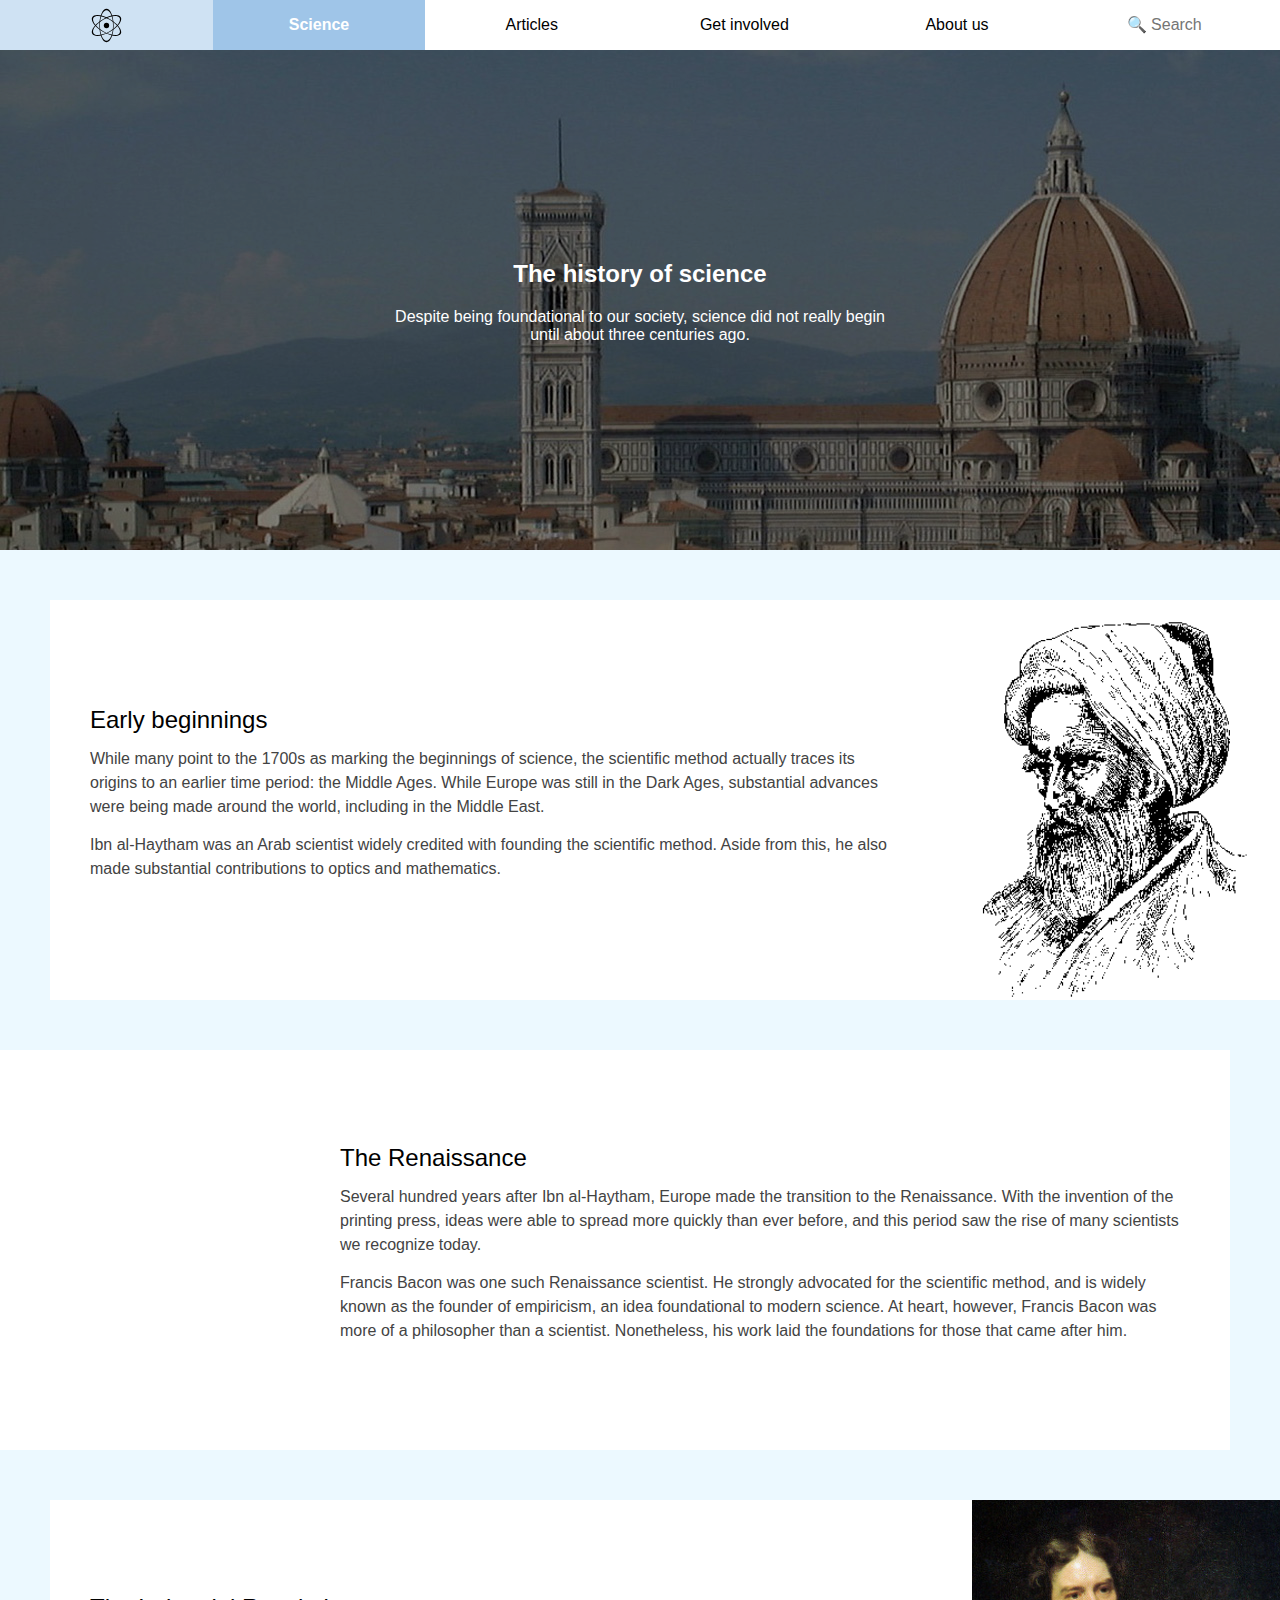
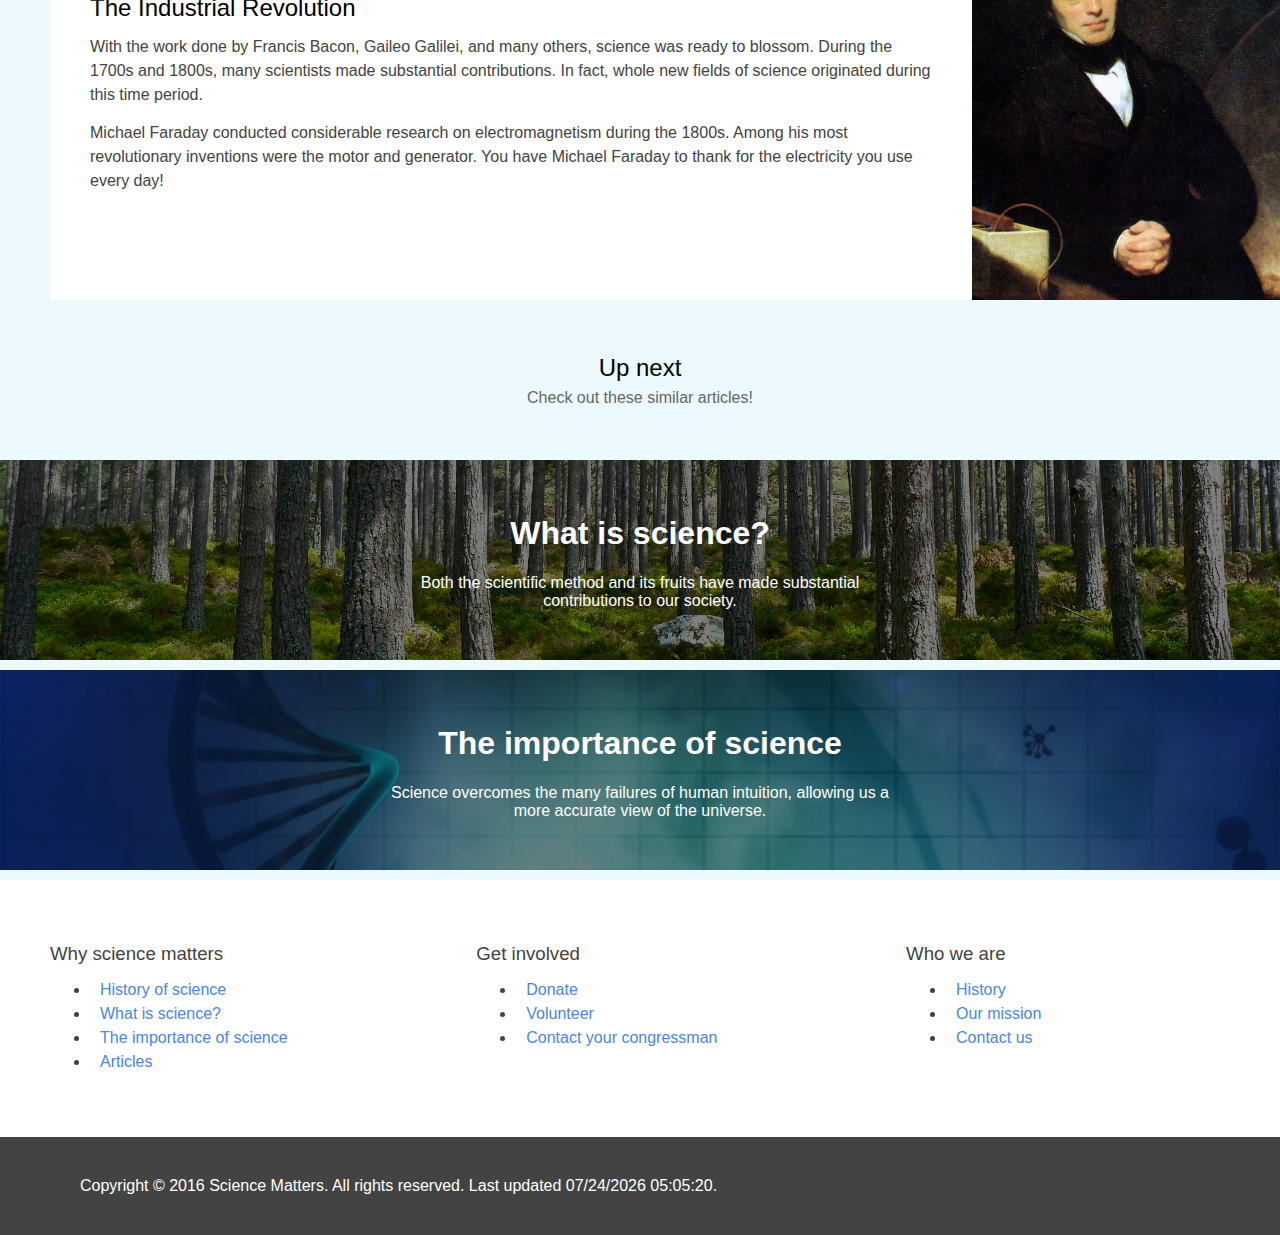
<file: sciencehistory.html>
<!DOCTYPE html>
<html lang="en">
	<head>
		<title>Science Matters: The history of science</title>
		<meta charset="UTF-8">
		<link rel="stylesheet" href="styles/global.css">
		<link rel="stylesheet" href="styles/navigation.css">
		<link rel="stylesheet" href="styles/banner.css">
		<link rel="stylesheet" href="styles/header.css">
		<link rel="stylesheet" href="styles/article.css">
		<link rel="stylesheet" href="styles/footer.css">
		<link rel="icon" type="image/ico" href="images/favicon.ico">
		<meta name="description" content="Science has a rich history ranging from the Middle Ages to the Modern Era.">
		<meta name="keywords" content="science, history, middle, ages, modern, era">
	</head>
	<body>
		<nav id="topNavigation">
			<a href="index.html"><img class="logo" src="images/logo.svg" alt="Home"></a>
			<div class="active">
				Science
				<a href="sciencehistory.html">History</a>
				<a href="whatisscience.html">What is science?</a>
				<a href="scienceimportance.html">Importance</a>
			</div>
			<a href="articles.html">Articles</a>
			<div>
				Get involved
				<a href="donate.html">Donate</a>
				<a href="volunteer.html">Volunteer</a>
				<a href="contactcongressman.html">Contact your congressman</a>
			</div>
			<div>
				About us
				<a href="ourhistory.html">History</a>
				<a href="ourmission.html">Our mission</a>
				<a href="contact.html">Contact us</a>
			</div>
			<label style="display: none;" for="search">Search</label>
			<input id="search" type="search" placeholder="&#x1F50D; Search">
		</nav>
		<header class="banner" role="banner">
			<img src="images/florence.jpg" alt="">
			<div>
				<h2>The history of science</h2>
				<p>Despite being foundational to our society, science did not really begin until about three centuries ago.</p>
			</div>
		</header>
		<main role="main">
			<article>
				<img src="images/alhazen.gif" alt="Ibm al-Haytham">
				<div>
					<h3>Early beginnings</h3>
					<p>While many point to the 1700s as marking the beginnings of science, the scientific method actually traces its origins to an earlier time period: the Middle Ages. While Europe was still in the Dark Ages, substantial advances were being made around the world, including in the Middle East.</p>
					<p>Ibn al-Haytham was an Arab scientist widely credited with founding the scientific method. Aside from this, he also made substantial contributions to optics and mathematics.</p>
				</div>
			</article>
			<article>
				<iframe src="https://upload.wikimedia.org/wikipedia/commons/a/a7/Pourbus_Francis_Bacon.jpg" width="300" height="400" style="float:left; margin-right: 40px; border:none;"></iframe>
				<div>
					<h3>The Renaissance</h3>
					<p>Several hundred years after Ibn al-Haytham, Europe made the transition to the Renaissance. With the invention of the printing press, ideas were able to spread more quickly than ever before, and this period saw the rise of many scientists we recognize today.</p>
					<p>Francis Bacon was one such Renaissance scientist. He strongly advocated for the scientific method, and is widely known as the founder of empiricism, an idea foundational to modern science. At heart, however, Francis Bacon was more of a philosopher than a scientist. Nonetheless, his work laid the foundations for those that came after him.</p>
				</div>
			</article>
			<article>
				<img src="images/narrow/faraday.jpg" alt="Michael Faraday">
				<div>
					<h3>The Industrial Revolution</h3>
					<p>With the work done by Francis Bacon, Gaileo Galilei, and many others, science was ready to blossom. During the 1700s and 1800s, many scientists made substantial contributions. In fact, whole new fields of science originated during this time period.</p>
					<p>Michael Faraday conducted considerable research on electromagnetism during the 1800s. Among his most revolutionary inventions were the motor and generator. You have Michael Faraday to thank for the electricity you use every day!</p>
				</div>
			</article>
			<header class="header">
				<h2>Up next</h2>
				<p>Check out these similar articles!</p>
			</header>
			<header class="banner small">
				<a href="whatisscience.html">
					<img src="images/forest.jpg" alt="Forest">
					<div>
						<h1>What is science?</h1>
						<p>Both the scientific method and its fruits have made substantial contributions to our society.</p>
					</div>
				</a>
			</header>
			<header class="banner small">
				<a href="scienceimportance.html">
					<img src="images/microbiology.jpg" alt="Microbiology">
					<div>
						<h1>The importance of science</h1>
						<p>Science overcomes the many failures of human intuition, allowing us a more accurate view of the universe.</p>
					</div>
				</a>
			</header>
		</main>
		<footer>
			<nav role="navigation">
				<div>
					<h1>Why science matters</h1>
					<ul>
						<li><a href="sciencehistory.html">History of science</a></li>
						<li><a href="whatisscience.html">What is science?</a></li>
						<li><a href="scienceimportance.html">The importance of science</a></li>
						<li><a href="articles.html">Articles</a></li>
					</ul>
				</div>
				<div>
					<h1>Get involved</h1>
					<ul>
						<li><a href="donate.html">Donate</a></li>
						<li><a href="volunteer.html">Volunteer</a></li>
						<li><a href="contactcongressman.html">Contact your congressman</a></li>
					</ul>
				</div>
				<div>
					<h1>Who we are</h1>
					<ul>
						<li><a href="ourhistory.html">History</a></li>
						<li><a href="ourmission.html">Our mission</a></li>
						<li><a href="contact.html">Contact us</a></li>
					</ul>
				</div>
			</nav>
			<div role="contentinfo" id="copyright">Copyright © 2016 <a href="mailto:JSchwenker@dbq.edu">Science Matters.</a> All rights reserved. Last updated</div>
		</footer>
		<script src="scripts/search.js"></script>
		<script src="scripts/lastUpdated.js"></script>
	</body>
</html>
</file>
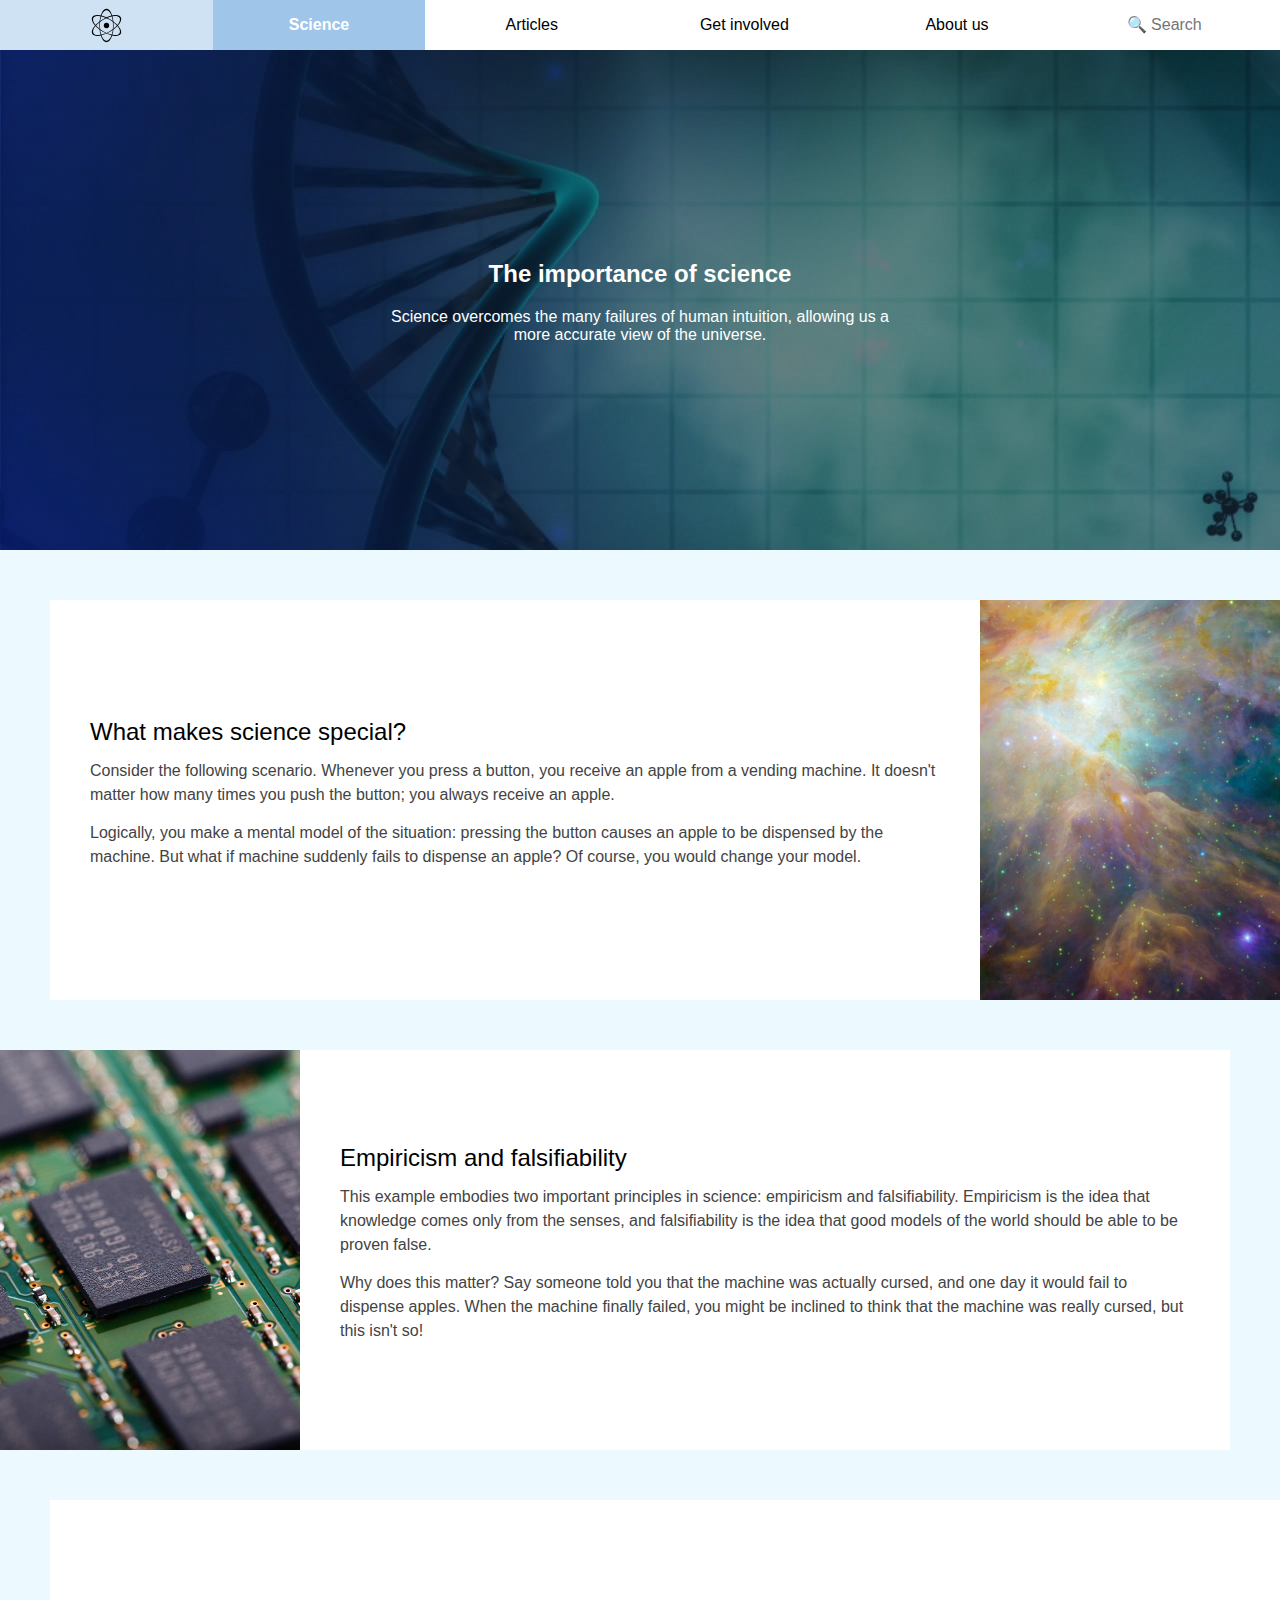
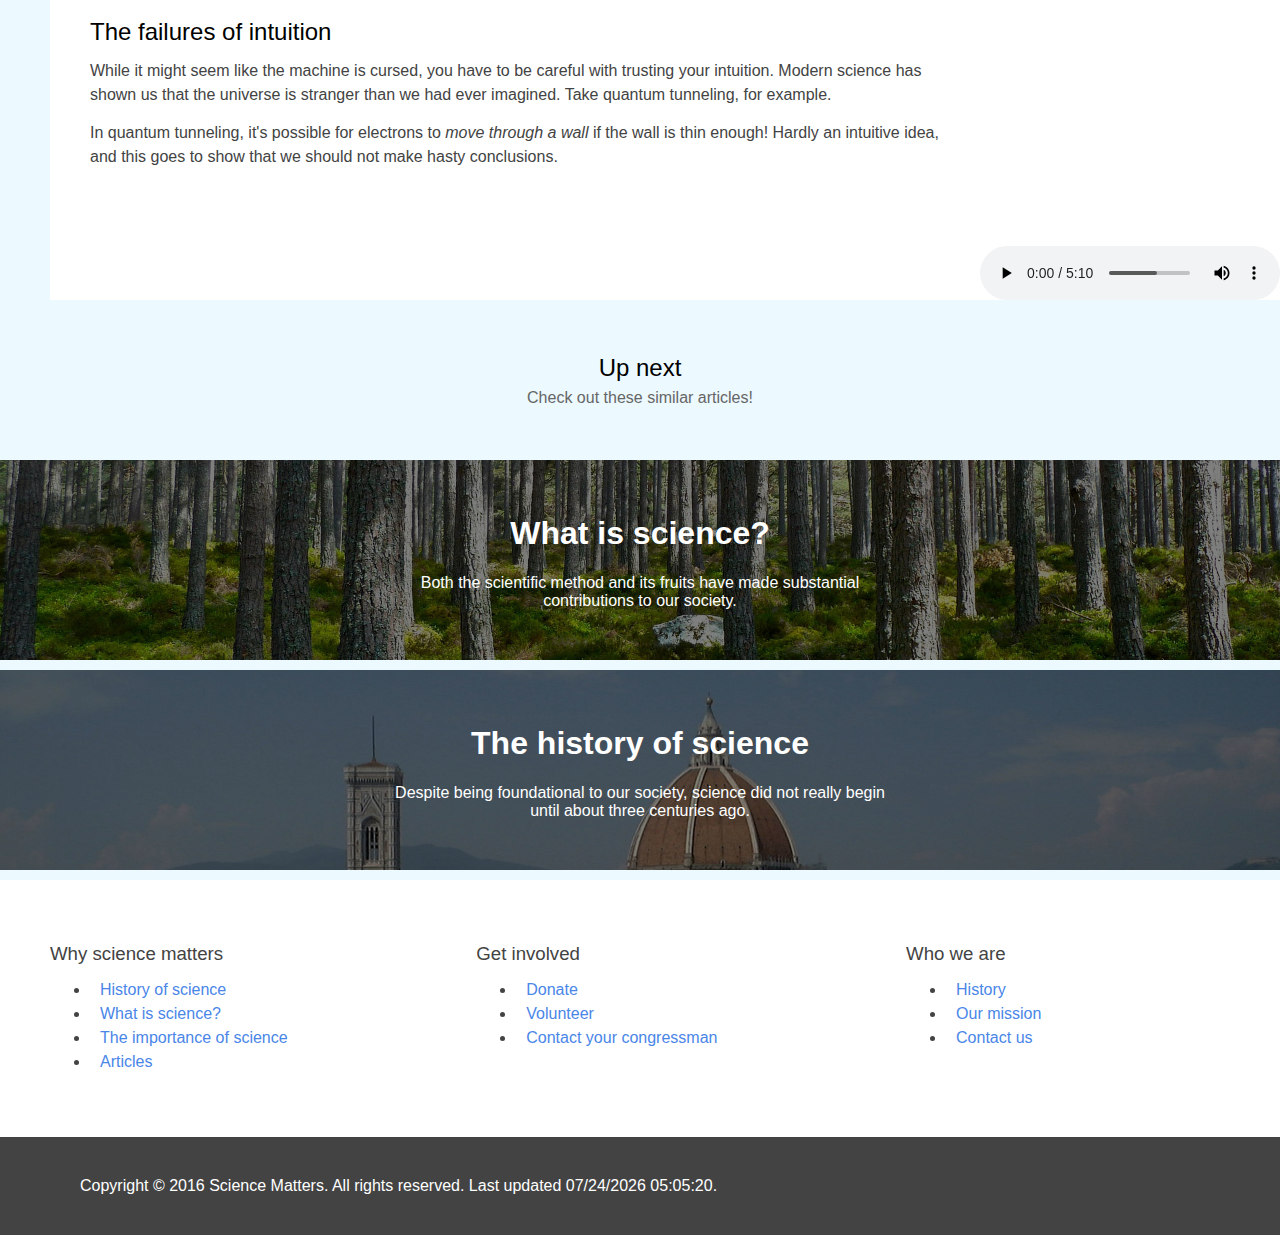
<file: scienceimportance.html>
<!DOCTYPE html>
<html lang="en">
	<head>
		<title>Science Matters: The importance of science</title>
		<meta charset="UTF-8">
		<link rel="stylesheet" href="styles/global.css">
		<link rel="stylesheet" href="styles/navigation.css">
		<link rel="stylesheet" href="styles/banner.css">
		<link rel="stylesheet" href="styles/header.css">
		<link rel="stylesheet" href="styles/article.css">
		<link rel="stylesheet" href="styles/footer.css">
		<link rel="icon" type="image/ico" href="images/favicon.ico">
		<meta name="description" content="Science stands out among other methods of discovering truths about the universe.">
		<meta name="keywords" content="science, importance, truth, philosophy">
	</head>
	<body>
		<nav id="topNavigation" role="navigation">
			<a href="index.html"><img class="logo" src="images/logo.svg" alt="Home"></a>
			<div class="active">
				Science
				<a href="sciencehistory.html">History</a>
				<a href="whatisscience.html">What is science?</a>
				<a href="scienceimportance.html">Importance</a>
			</div>
			<a href="articles.html">Articles</a>
			<div>
				Get involved
				<a href="donate.html">Donate</a>
				<a href="volunteer.html">Volunteer</a>
				<a href="contactcongressman.html">Contact your congressman</a>
			</div>
			<div>
				About us
				<a href="ourhistory.html">History</a>
				<a href="ourmission.html">Our mission</a>
				<a href="contact.html">Contact us</a>
			</div>
			<label style="display: none;" for="search">Search</label>
			<input id="search" type="search" placeholder="&#x1F50D; Search">
		</nav>
		<header class="banner" role="banner">
			<img src="images/microbiology.jpg" alt="">
			<div>
				<h2>The importance of science</h2>
				<p>Science overcomes the many failures of human intuition, allowing us a more accurate view of the universe.</p>
			</div>
		</header>
		<main role="main">
			<article>
				<img src="images/narrow/orionNebula.jpg" alt="">
				<div>
					<h3>What makes science special?</h3>
					<p>Consider the following scenario. Whenever you press a button, you receive an apple from a vending machine. It doesn't matter how many times you push the button; you always receive an apple.</p>
					<p>Logically, you make a mental model of the situation: pressing the button causes an apple to be dispensed by the machine. But what if machine suddenly fails to dispense an apple? Of course, you would change your model.</p>
				</div>
			</article>
			<article>
				<img src="images/narrow/microchip.jpg" alt="">
				<div>
					<h3>Empiricism and falsifiability</h3>
					<p>This example embodies two important principles in science: empiricism and falsifiability. Empiricism is the idea that knowledge comes only from the senses, and falsifiability is the idea that good models of the world should be able to be proven false.</p>
					<p>Why does this matter? Say someone told you that the machine was actually cursed, and one day it would fail to dispense apples. When the machine finally failed, you might be inclined to think that the machine was really cursed, but this isn't so!</p>
				</div>
			</article>
			<article>
				<video src="videos/tunneling.ogv" width="300" height="400" controls="controls" style="float: right; margin-left: 40px;"></video>
				<div>
					<h3>The failures of intuition</h3>
					<p>While it might seem like the machine is cursed, you have to be careful with trusting your intuition. Modern science has shown us that the universe is stranger than we had ever imagined. Take quantum tunneling, for example.</p>
					<p>In quantum tunneling, it's possible for electrons to <em>move through a wall</em> if the wall is thin enough! Hardly an intuitive idea, and this goes to show that we should not make hasty conclusions.</p>
				</div>
			</article>
			<header class="header">
				<h2>Up next</h2>
				<p>Check out these similar articles!</p>
			</header>
			<header class="banner small">
				<a href="whatisscience.html">
					<img src="images/forest.jpg" alt="Forest">
					<div>
						<h1>What is science?</h1>
						<p>Both the scientific method and its fruits have made substantial contributions to our society.</p>
					</div>
				</a>
			</header>
			<header class="banner small">
				<a href="sciencehistory.html">
					<img src="images/florence.jpg" alt="Florence">
					<div>
						<h1>The history of science</h1>
						<p>Despite being foundational to our society, science did not really begin until about three centuries ago.</p>
					</div>
				</a>
			</header>
		</main>
		<footer>
			<nav role="navigation">
				<div>
					<h1>Why science matters</h1>
					<ul>
						<li><a href="sciencehistory.html">History of science</a></li>
						<li><a href="whatisscience.html">What is science?</a></li>
						<li><a href="scienceimportance.html">The importance of science</a></li>
						<li><a href="articles.html">Articles</a></li>
					</ul>
				</div>
				<div>
					<h1>Get involved</h1>
					<ul>
						<li><a href="donate.html">Donate</a></li>
						<li><a href="volunteer.html">Volunteer</a></li>
						<li><a href="contactcongressman.html">Contact your congressman</a></li>
					</ul>
				</div>
				<div>
					<h1>Who we are</h1>
					<ul>
						<li><a href="ourhistory.html">History</a></li>
						<li><a href="ourmission.html">Our mission</a></li>
						<li><a href="contact.html">Contact us</a></li>
					</ul>
				</div>
			</nav>
			<div role="contentinfo" id="copyright">Copyright © 2016 <a href="mailto:JSchwenker@dbq.edu">Science Matters.</a> All rights reserved. Last updated</div>
		</footer>
		<script src="scripts/search.js"></script>
		<script src="scripts/lastUpdated.js"></script>
	</body>
</html>
</file>
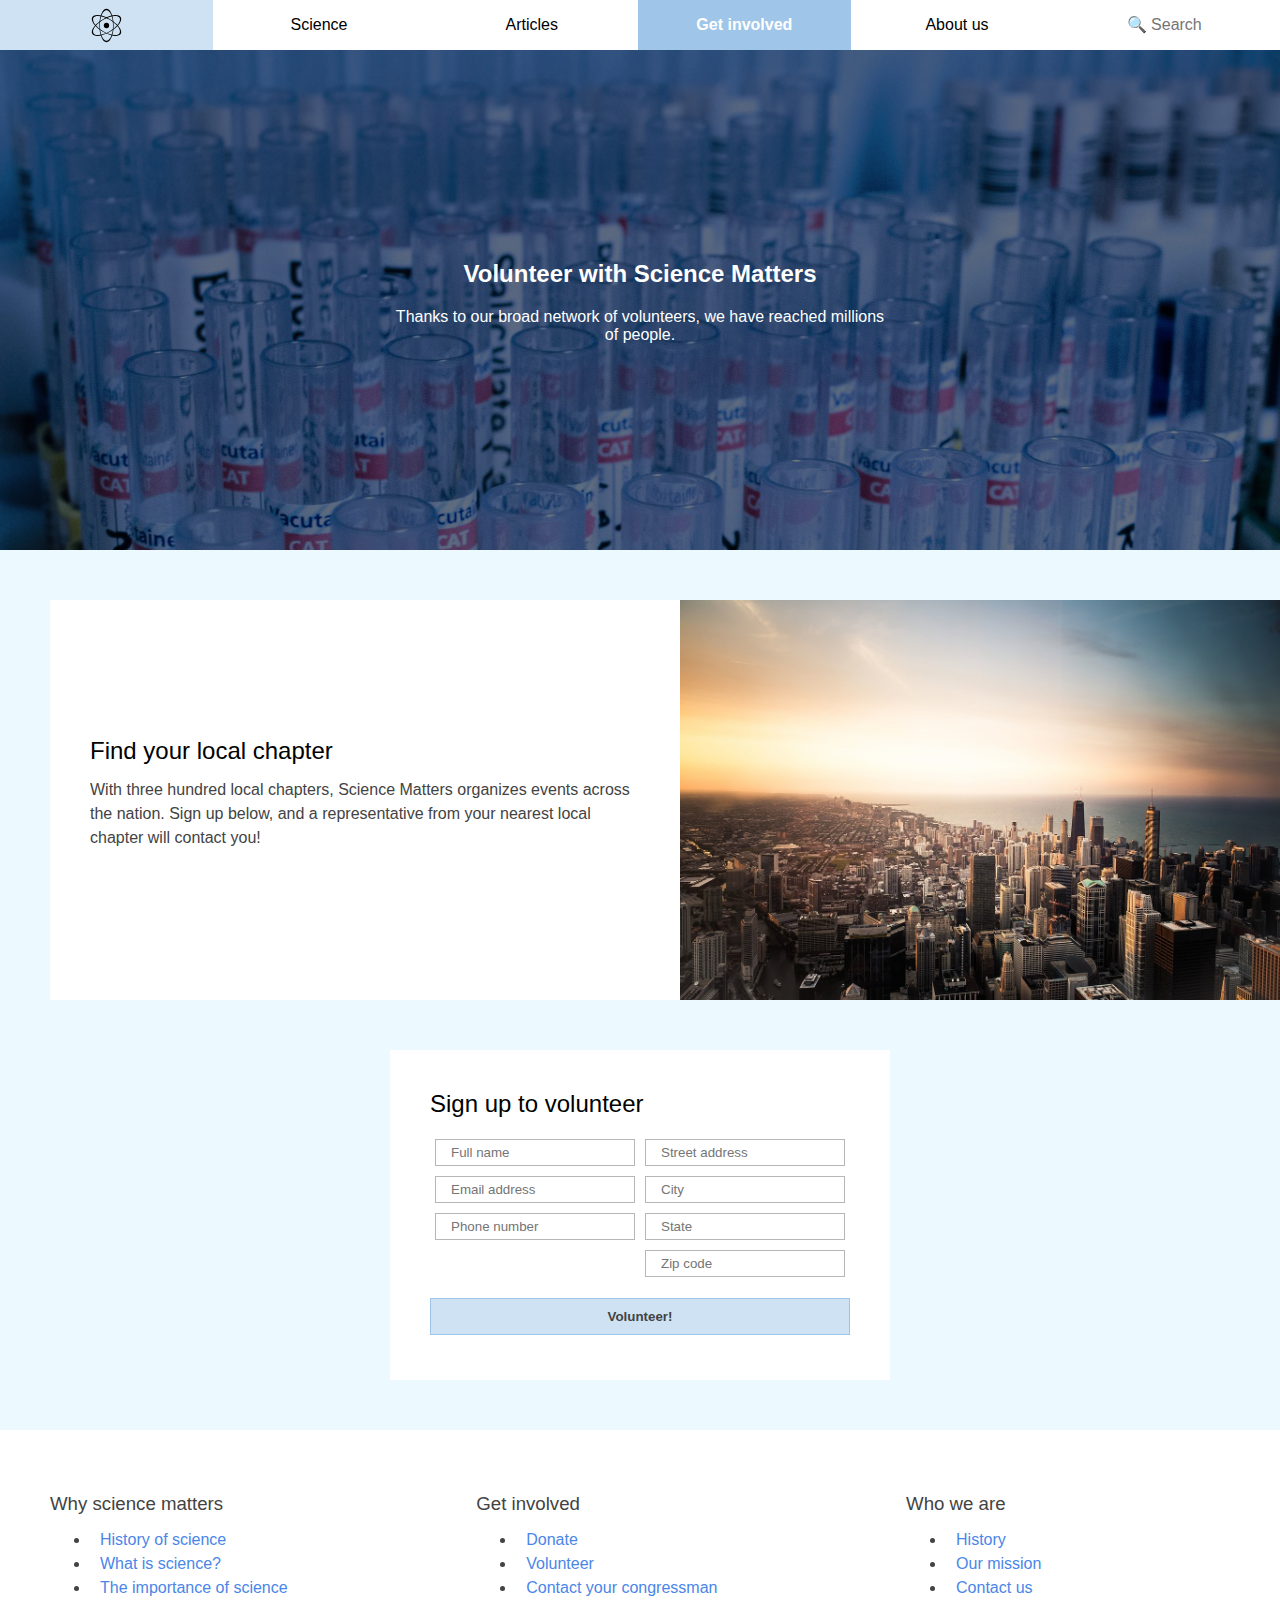
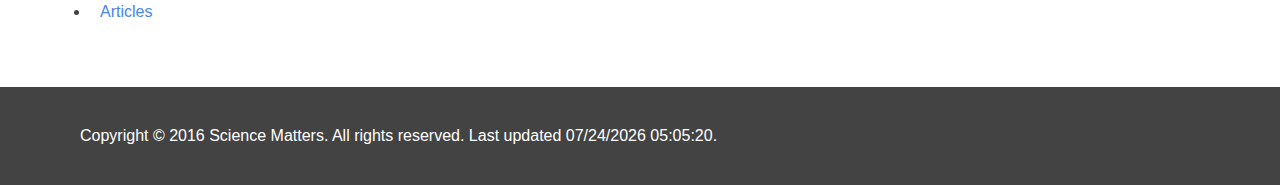
<file: volunteer.html>
<!DOCTYPE html>
<html lang="en">
	<head>
		<title>Science Matters: Volunteer with Science Matters</title>
		<meta charset="UTF-8">
		<link rel="stylesheet" href="styles/global.css">
		<link rel="stylesheet" href="styles/navigation.css">
		<link rel="stylesheet" href="styles/banner.css">
		<link rel="stylesheet" href="styles/header.css">
		<link rel="stylesheet" href="styles/article.css">
		<link rel="stylesheet" href="styles/footer.css">
		<link rel="stylesheet" href="styles/form.css">
		<link rel="icon" type="image/ico" href="images/favicon.ico">
		<meta name="description" content="Consider volunteering with our organization to spread awareness of the importance of science.">
		<meta name="keywords" content="science, education, outreach, volunteer, volunteers, volunteering">
		<style>
			form {
				display: flex;
				flex-direction: column;
			}
			
			form > div {
				display: flex;
				flex-direction: row;
			}
			
			form > div > div {
				display: flex;
				flex-direction: column;
			}
			
			form input[type="submit"] {
				align-self: center;
			}
		</style>
	</head>
	<body>
		<nav id="topNavigation" role="navigation">
			<a href="index.html"><img class="logo" src="images/logo.svg" alt="Home"></a>
			<div>
				Science
				<a href="sciencehistory.html">History</a>
				<a href="whatisscience.html">What is science?</a>
				<a href="scienceimportance.html">Importance</a>
			</div>
			<a href="articles.html">Articles</a>
			<div class="active">
				Get involved
				<a href="donate.html">Donate</a>
				<a href="volunteer.html">Volunteer</a>
				<a href="contactcongressman.html">Contact your congressman</a>
			</div>
			<div>
				About us
				<a href="ourhistory.html">History</a>
				<a href="ourmission.html">Our mission</a>
				<a href="contact.html">Contact us</a>
			</div>
			<label style="display: none" for="search">Search</label>
			<input id="search" type="search" placeholder="&#x1F50D; Search">
		</nav>
		<header class="banner" role="banner">
			<img src="images/testTubes.jpg" alt="">
			<div>
				<h2>Volunteer with Science Matters</h2>
				<p>Thanks to our broad network of volunteers, we have reached millions of people.</p>
			</div>
		</header>
		<main role="main">
			<article>
				<img src="images/chicago.jpg" alt="">
				<div>
					<h3>Find your local chapter</h3>
					<p>With three hundred local chapters, Science Matters organizes events across the nation. Sign up below, and a representative from your nearest local chapter will contact you!</p>
				</div>
			</article>
			<article class="form">
				<div>
					<h3>Sign up to volunteer</h3>
					<form method="post" action="http://webdevbasics.net/scripts/demo.php">
						<div>
							<div>
								<label style="display: none" for="name">Full name</label>
								<input id="name" name="name" type="text" placeholder="Full name">
								<label style="display: none" for="email">Email address</label>
								<input id="email" name="email" type="email" placeholder="Email address">
								<label style="display: none" for="phone">Phone number</label>
								<input id="phone" name="phone" type="tel" placeholder="Phone number">
							</div>
							<div>
								<label style="display: none" for="address">Street address</label>
								<input id="address" name="address" type="text" placeholder="Street address">
								<label style="display: none" for="city">City</label>
								<input id="city" name="city" type="text" placeholder="City">
								<label style="display: none" for="state">State</label>
								<input id="state" name="state" type="text" placeholder="State">
								<label style="display: none" for="zipCode">Zip code</label>
								<input id="zipCode" name="zipCode" type="text" placeholder="Zip code">
							</div>
						</div>
						<input type="submit" value="Volunteer!">
					</form>
				</div>
			</article>
		</main>
		<footer>
			<nav role="navigation">
				<div>
					<h1>Why science matters</h1>
					<ul>
						<li><a href="sciencehistory.html">History of science</a></li>
						<li><a href="whatisscience.html">What is science?</a></li>
						<li><a href="scienceimportance.html">The importance of science</a></li>
						<li><a href="articles.html">Articles</a></li>
					</ul>
				</div>
				<div>
					<h1>Get involved</h1>
					<ul>
						<li><a href="donate.html">Donate</a></li>
						<li><a href="volunteer.html">Volunteer</a></li>
						<li><a href="contactcongressman.html">Contact your congressman</a></li>
					</ul>
				</div>
				<div>
					<h1>Who we are</h1>
					<ul>
						<li><a href="ourhistory.html">History</a></li>
						<li><a href="ourmission.html">Our mission</a></li>
						<li><a href="contact.html">Contact us</a></li>
					</ul>
				</div>
			</nav>
			<div role="contentinfo" id="copyright">Copyright © 2016 <a href="mailto:JSchwenker@dbq.edu">Science Matters.</a> All rights reserved. Last updated</div>
		</footer>
		<script src="scripts/search.js"></script>
		<script src="scripts/lastUpdated.js"></script>
	</body>
</html>
</file>
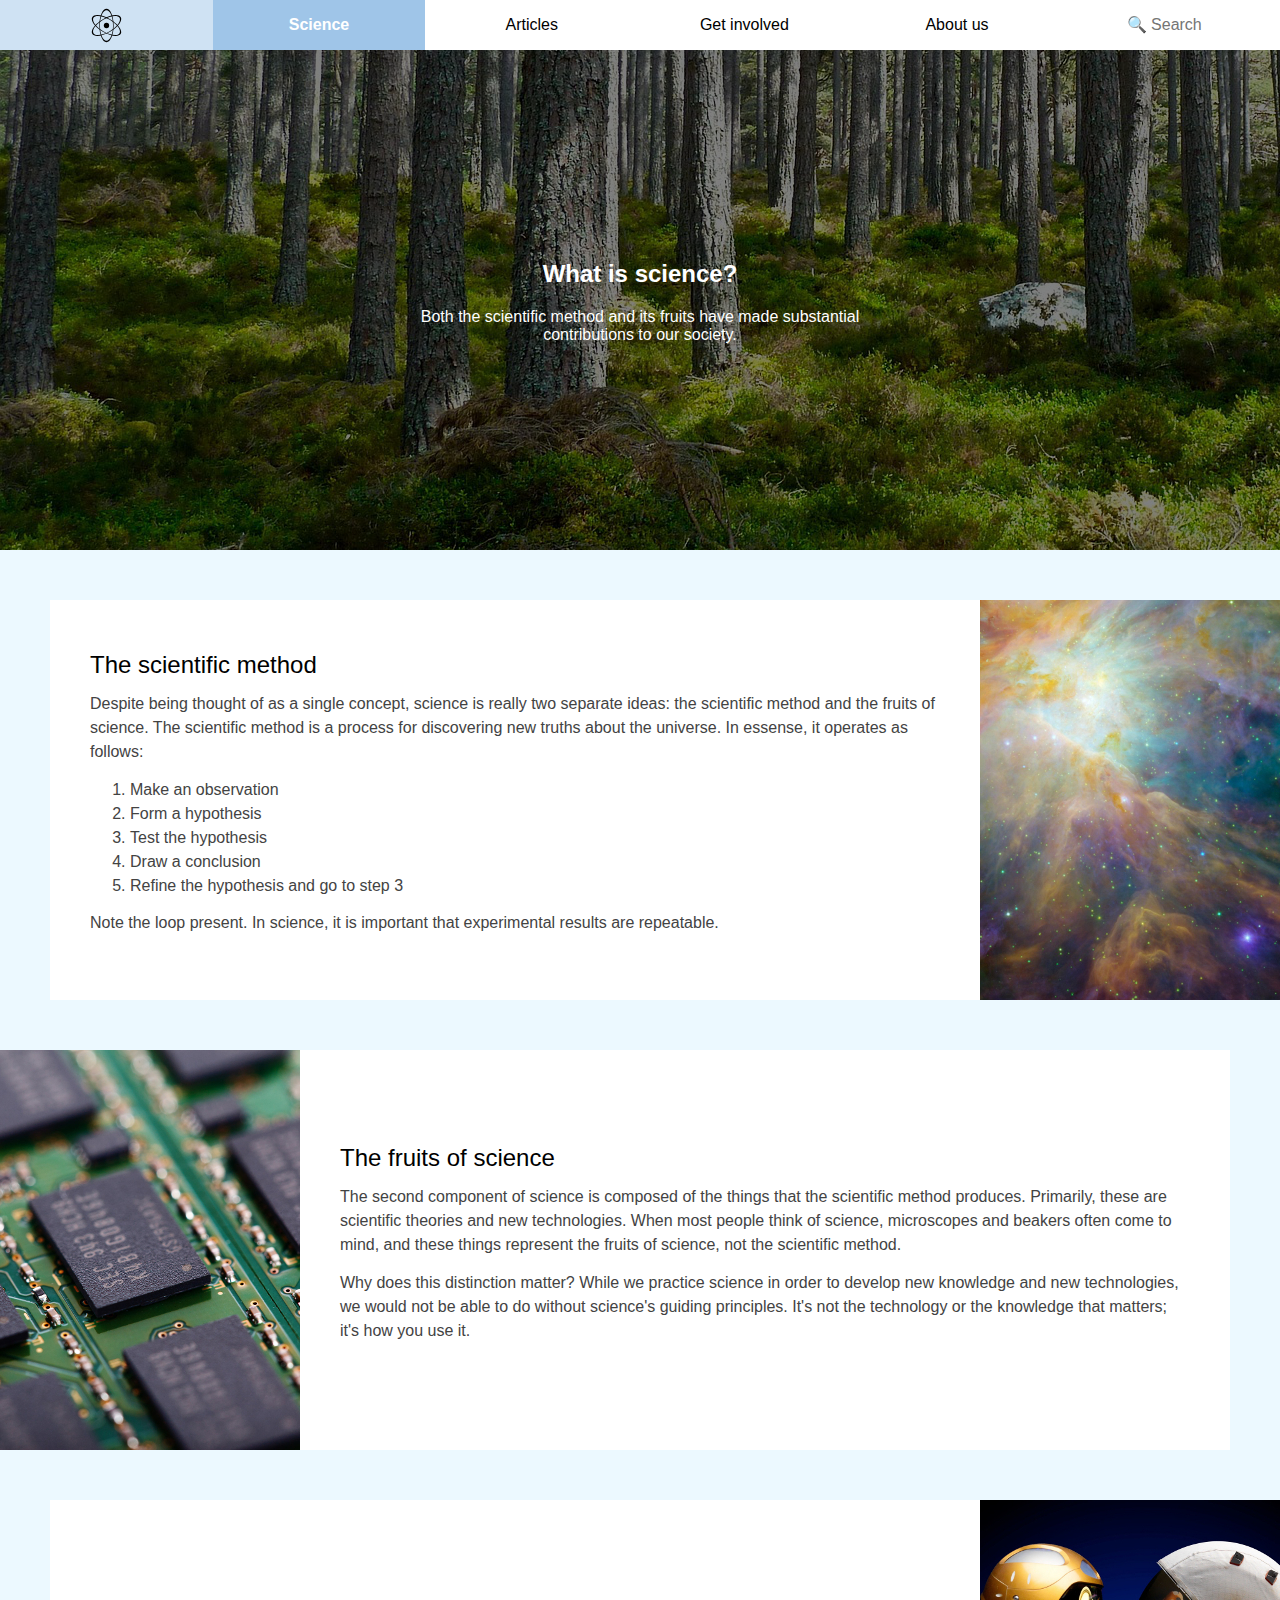
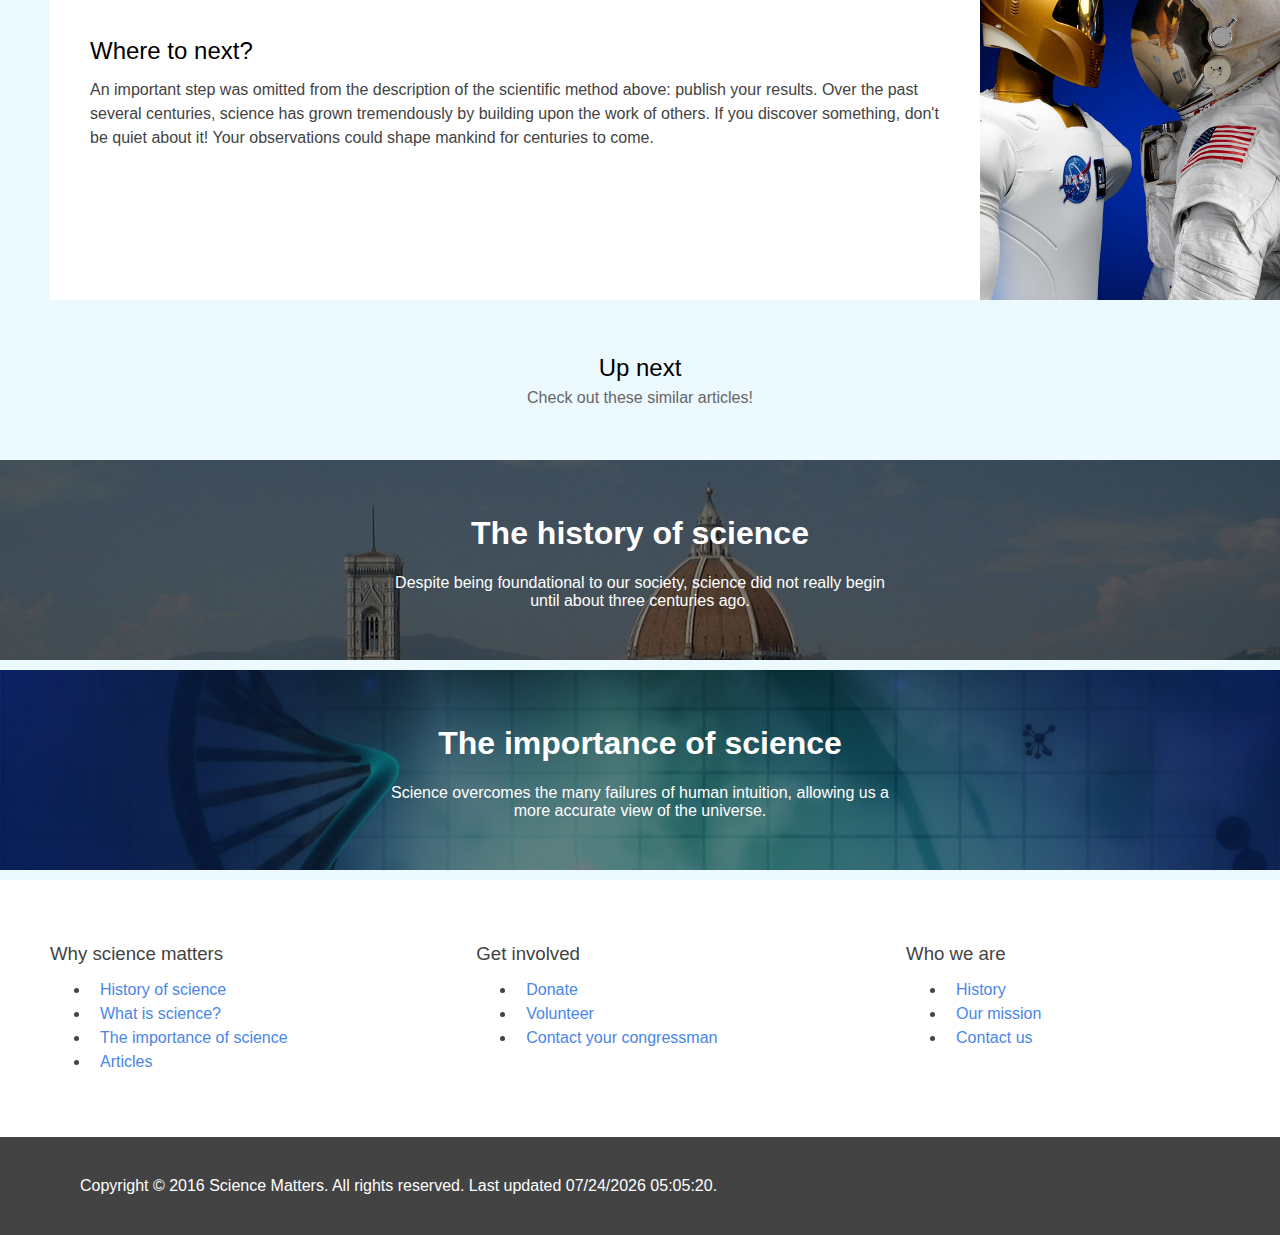
<file: whatisscience.html>
<!DOCTYPE html>
<html lang="en">
	<head>
		<title>Science Matters: What is science?</title>
		<meta charset="UTF-8">
		<link rel="stylesheet" href="styles/global.css">
		<link rel="stylesheet" href="styles/navigation.css">
		<link rel="stylesheet" href="styles/banner.css">
		<link rel="stylesheet" href="styles/header.css">
		<link rel="stylesheet" href="styles/article.css">
		<link rel="stylesheet" href="styles/footer.css">
		<link rel="icon" type="image/ico" href="images/favicon.ico">
		<meta name="description" content="Science can be thought of as two distinct things: the scientific method and its fruits.">
		<meta name="keywords" content="science, importance, scientific, method, fruits">
	</head>
	<body>
		<nav role="navigation" id="topNavigation">
			<a href="index.html"><img class="logo" src="images/logo.svg" alt="Home"></a>
			<div class="active">
				Science
				<a href="sciencehistory.html">History</a>
				<a href="whatisscience.html">What is science?</a>
				<a href="scienceimportance.html">Importance</a>
			</div>
			<a href="articles.html">Articles</a>
			<div>
				Get involved
				<a href="donate.html">Donate</a>
				<a href="volunteer.html">Volunteer</a>
				<a href="contactcongressman.html">Contact your congressman</a>
			</div>
			<div>
				About us
				<a href="ourhistory.html">History</a>
				<a href="ourmission.html">Our mission</a>
				<a href="contact.html">Contact us</a>
			</div>
			<label for="search" style="display: none">Search</label>
			<input id="search" type="search" placeholder="&#x1F50D; Search">
		</nav>
		<header class="banner" role="banner">
			<img src="images/forest.jpg" alt="">
			<div>
				<h2>What is science?</h2>
				<p>Both the scientific method and its fruits have made substantial contributions to our society.</p>
			</div>
		</header>
		<main role="main">
			<article>
				<img src="images/narrow/orionNebula.jpg" alt="">
				<div>
					<h3>The scientific method</h3>
					<p>Despite being thought of as a single concept, science is really two separate ideas: the scientific method and the fruits of science. The scientific method is a process for discovering new truths about the universe. In essense, it operates as follows:</p>
					<ol>
						<li>Make an observation</li>
						<li>Form a hypothesis</li>
						<li>Test the hypothesis</li>
						<li>Draw a conclusion</li>
						<li>Refine the hypothesis and go to step 3</li>
					</ol>
					<p>Note the loop present. In science, it is important that experimental results are repeatable.</p>
				</div>
			</article>
			<article>
				<img src="images/narrow/microchip.jpg" alt="">
				<div>
					<h3>The fruits of science</h3>
					<p>The second component of science is composed of the things that the scientific method produces. Primarily, these are scientific theories and new technologies. When most people think of science, microscopes and beakers often come to mind, and these things represent the fruits of science, not the scientific method.</p>
					<p>Why does this distinction matter? While we practice science in order to develop new knowledge and new technologies, we would not be able to do without science's guiding principles. It's not the technology or the knowledge that matters; it's how you use it.</p>
				</div>
			</article>
			<article>
				<img src="images/narrow/astronaut.jpg" alt="">
				<div>
					<h3>Where to next?</h3>
					<p>An important step was omitted from the description of the scientific method above: publish your results. Over the past several centuries, science has grown tremendously by building upon the work of others. If you discover something, don't be quiet about it! Your observations could shape mankind for centuries to come.</p>
				</div>
			</article>
			<header class="header">
				<h2>Up next</h2>
				<p>Check out these similar articles!</p>
			</header>
			<header class="banner small">
				<a href="sciencehistory.html">
					<img src="images/florence.jpg" alt="Florence">
					<div>
						<h1>The history of science</h1>
						<p>Despite being foundational to our society, science did not really begin until about three centuries ago.</p>
					</div>
				</a>
			</header>
			<header class="banner small">
				<a href="scienceimportance.html">
					<img src="images/microbiology.jpg" alt="Microbiology">
					<div>
						<h1>The importance of science</h1>
						<p>Science overcomes the many failures of human intuition, allowing us a more accurate view of the universe.</p>
					</div>
				</a>
			</header>
		</main>
		<footer>
			<nav role="navigation">
				<div>
					<h1>Why science matters</h1>
					<ul>
						<li><a href="sciencehistory.html">History of science</a></li>
						<li><a href="whatisscience.html">What is science?</a></li>
						<li><a href="scienceimportance.html">The importance of science</a></li>
						<li><a href="articles.html">Articles</a></li>
					</ul>
				</div>
				<div>
					<h1>Get involved</h1>
					<ul>
						<li><a href="donate.html">Donate</a></li>
						<li><a href="volunteer.html">Volunteer</a></li>
						<li><a href="contactcongressman.html">Contact your congressman</a></li>
					</ul>
				</div>
				<div>
					<h1>Who we are</h1>
					<ul>
						<li><a href="ourhistory.html">History</a></li>
						<li><a href="ourmission.html">Our mission</a></li>
						<li><a href="contact.html">Contact us</a></li>
					</ul>
				</div>
			</nav>
			<div role="contentinfo" id="copyright">Copyright © 2016 <a href="mailto:JSchwenker@dbq.edu">Science Matters.</a> All rights reserved. Last updated</div>
		</footer>
		<script src="scripts/search.js"></script>
		<script src="scripts/lastUpdated.js"></script>
	</body>
</html>
</file>
<file: styles/global.css>
body {
	font-family: Arial, sans-serif;
	font-size: 12pt;
	margin: 0;
	background: #ECF9FF;
	min-width: 768px;
}

a {
	text-decoration: none;
	color: #4A86E8;
}
</file>
<file: styles/navigation.css>
#topNavigation  {
	/* LAYOUT */
	display: flex;
}

.logo {
	height: 35px;
	vertical-align: middle;
}

#topNavigation > * {
	/* LAYOUT */
	flex-grow: 1;
	flex-basis: 0;
	/* COSMETIC */
	height: 50px;
	line-height: 50px;
	background: white;
	text-align: center;
	/* TRANSITIONS */
	transition: background 0.5s;
}

#topNavigation > * a {
	display: block;
	visibility: hidden;
	background: white;
	opacity: 0;
	transition: opacity 0.5s;
}

#topNavigation > *:hover a {
	visibility: visible;
	position: relative;
	opacity: 1;
	z-index: 1;
	font-weight: normal;
}

#topNavigation > *:hover, #topNavigation >* a:hover {
	background: #CFE2F3;
}

#topNavigation a {
	/* OVERRIDE DEFAULT STYLES */
	color: black;
}

#search {
	/* COSMETIC */
	font-size: 12pt;
	border: none;
	width: 100px;
}

.active {
	background: #9FC5E8 !important;
	color: white !important;
	font-weight: bold;
}

.active img {
	filter: invert(100%);
	/* NEEDED FOR CHROME */
	-webkit-filter: invert(100%);
}

#active:hover {
	background: #9FC5E8;
}

#search:focus {
	background: #CFE2F3;
}
</file>
<file: styles/banner.css>
.banner {
	position: relative;
	height: 500px;
	overflow: hidden;
}

.banner li {
	position: relative;
}

.banner li, .banner a, .banner {
	color: white;
}

.banner img {
	height: 500px;
	filter: brightness(50%);
	/* NEEDED FOR CHROME */
	-webkit-filter: brightness(50%);
}

.banner div {
	position: absolute;
	width: 500px;
	text-align: center;
	left: 50%;
	top: 50%;
	transform: translateX(-50%) translateY(-50%);
}

.unslider {
	position: relative;
}

.unslider-arrow {
	width: 50px;
	height: 50px;
	border-radius: 50px;
	background: white;
	line-height: 50px;
	text-align: center;
	font-size: 25px;
	top: 50%;
	transform: translateY(-50%);
	color: black;
}

.banner.small {
	margin: 10px 0;
	height: 200px;
}

.banner.small  img {
	width: 100%;
	height: auto;
}
</file>
<file: styles/header.css>
.header {
	/* COSMETIC */
	text-align: center;
	line-height: 1.5;
	margin: 50px 0;
}

.header h2 {
	/* OVERRIDE DEFAULT STYLES */
	font-weight: normal;
	margin: 0;
	/* COSMETIC */
	font-size: 18pt;
}

.header p {
	/* OVERRIDE DEFAULT STYLES */
	margin: 0;
	/* COSMETIC */
	font-size: 12pt;
	color: #666666;
}

.header.small {
	margin: 10px;
}

.header.small h2, .header.small p {
	margin: 0;
	line-height: 1.5;
}
</file>
<file: styles/article.css>
article {
	background: white;
	margin: 50px 0;
	height: 400px;
	overflow: hidden;
}

article > div {
	padding: 40px;
	position: relative;
	top: 50%;
	transform: translateY(-50%);
}

article img {
	height: 100%;
}

article:nth-of-type(odd) {
	margin-left: 50px;
}

article:nth-of-type(odd) img {
	float: right;
	margin-left: 40px;
}

article:nth-of-type(even) {
	margin-right: 50px;
}

article:nth-of-type(even) img {
	float: left;
	margin-right: 40px;
}

article h3 {
	font-size: 18pt;
	font-weight: normal;
	margin: 0;
}

article p, ul, ol {
	font-size: 12pt;
	margin: 0;
	line-height: 1.5;
	margin: 10pt 0;
	color: #434343
}
</file>
<file: styles/footer.css>
footer {
	background: white;
}

footer nav {
	padding: 50px;
	display: flex;
}

footer nav h1 {
	color: #434343;
	font-size: 14pt;
	font-weight: normal;
}

footer nav div {
	flex-grow: 1;
}

footer nav li {
	padding-left: 10px;
	line-height: 1.5;
}

#copyright {
	background: #434343;
	color: white;
	padding: 40px 80px;
}
</file>
<file: styles/unslider.css>
.unslider{overflow:auto;margin:0;padding:0}.unslider-wrap{position:relative}.unslider-wrap.unslider-carousel>li{float:left}.unslider-vertical>ul{height:100%}.unslider-vertical li{float:none;width:100%}.unslider-fade{position:relative}.unslider-fade .unslider-wrap li{position:absolute;left:0;top:0;right:0;z-index:8}.unslider-fade .unslider-wrap li.unslider-active{z-index:10}.unslider li,.unslider ol,.unslider ul{list-style:none;margin:0;padding:0;border:none}.unslider-arrow{position:absolute;left:20px;z-index:2;cursor:pointer}.unslider-arrow.next{left:auto;right:20px}
</file>
<file: styles/form.css>
form {
	margin-top: 12pt;
}

.form {
	margin: 50px auto !important;
	display: table;
	/* OVERRIDE STYLES FROM ARTICLE.CSS */
	height: auto;
}

.form:nth-of-type(odd) img {
	float: right;
}

.form:nth-of-type(even) img {
	float: left;
}

.form > div {
	/* OVERRIDE STYLES FROM ARTICLE.CSS*/
	top: 0;
	transform: none;
}

form input {
	border: solid #B7B7B7 1px;
	margin: 5px;
	padding: 5px 15px;
	width: 200px;
	box-sizing: border-box;
}

form input[type="submit"] {
	background: #CFE2F3;
	color: #434343;
	font-weight: bold;
	border: solid #9FC5E8 1px;
	padding: 10px 20px;
	margin-top: 12pt;
	width: 100%;
}

form textarea {
	font-family: Arial, sans-serif;
	font-size: 10pt;
	padding: 10px 15px;
	resize: none;
	margin: 5px;
	width: 100%;
	box-sizing: border-box;
}

form input[type="submit"]:active {
	background: #9FC5E8;
	color: white;
}
</file>
<file: styles/table.css>
table {
	border: solid #9FC5E8 1px;
	border-collapse: collapse;
	width: 300px;
	height: 100%;
}

thead {
	background: #9FC5E8;
	color: white;
	font-weight: bold;
}

tbody tr:nth-of-type(odd) {
	background: white;
}

tbody tr:nth-of-type(even) {
	background: #CFE2F3;
}

tr:last-of-type td {
	border-bottom: none;
}

th, td {
	border: solid #9FC5E8 1px;
	padding: 2px 10px;
}

td {
	text-align: center;
}
</file>
